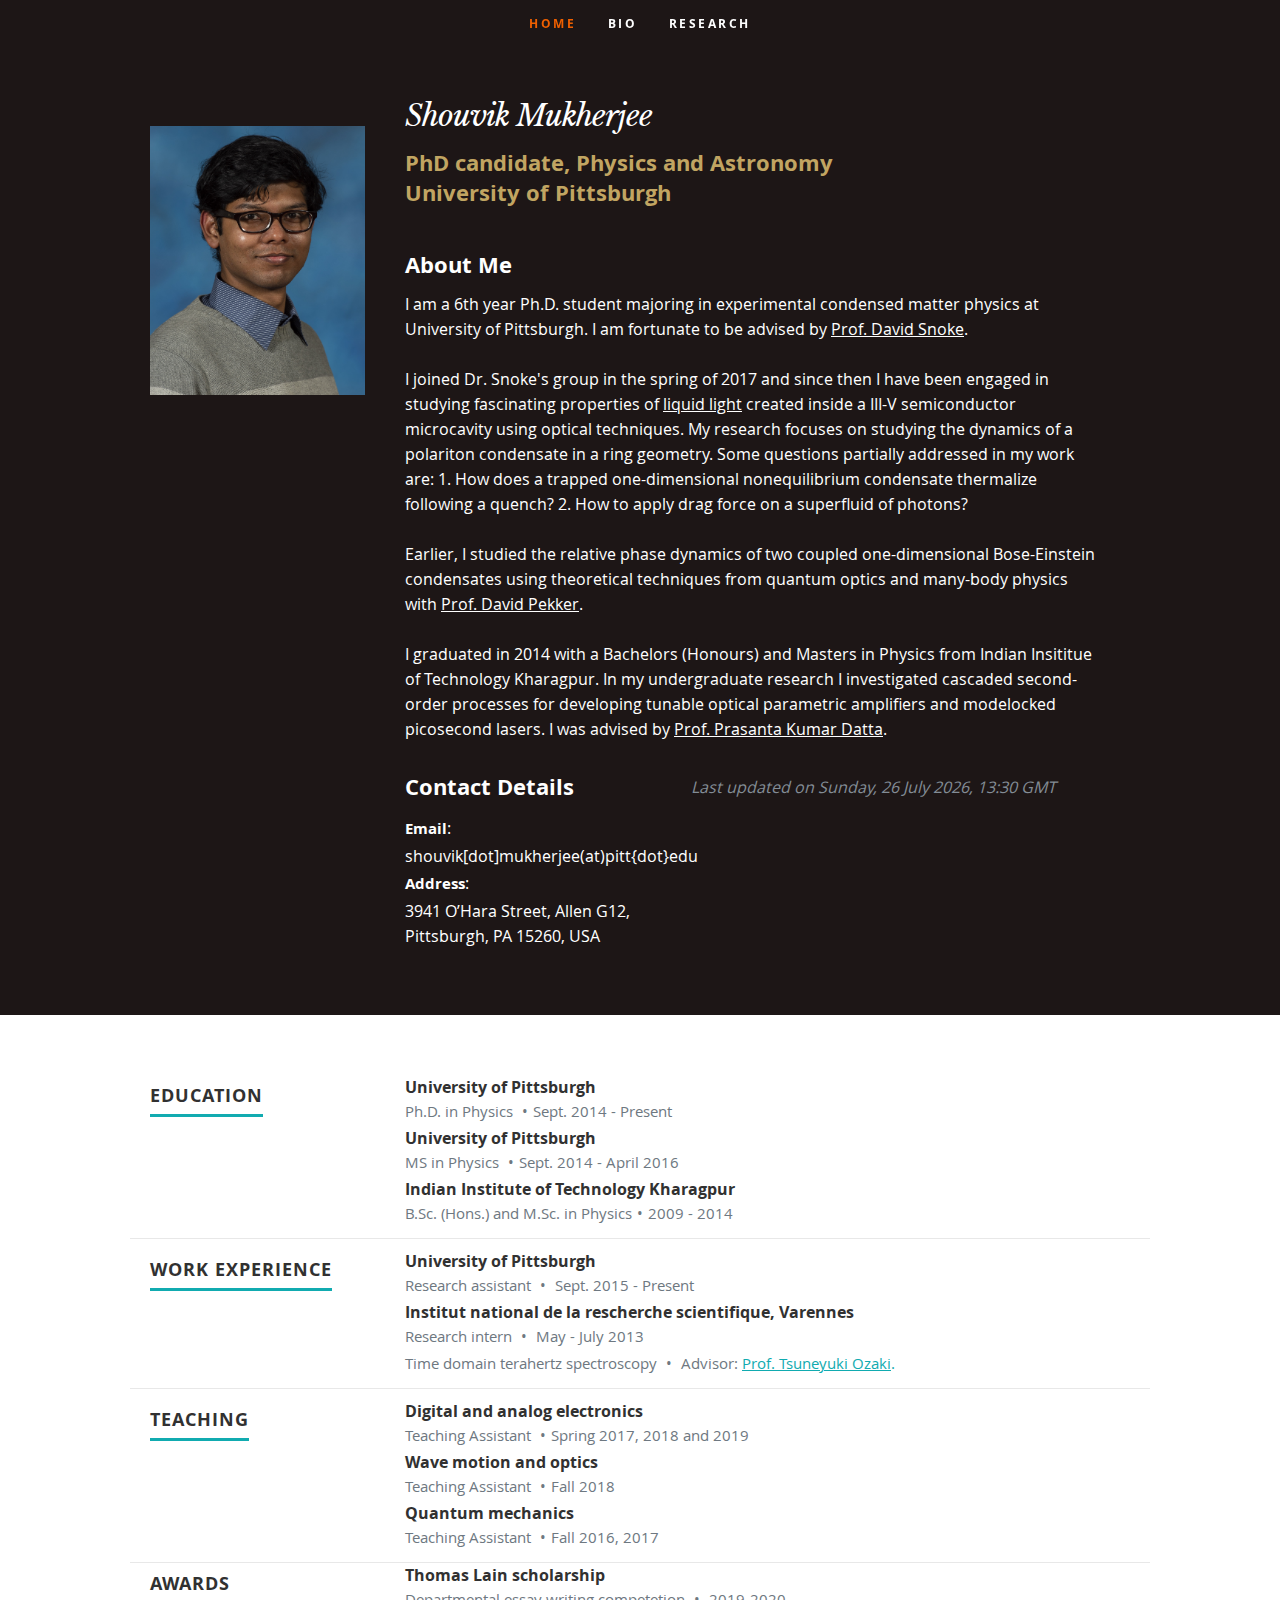
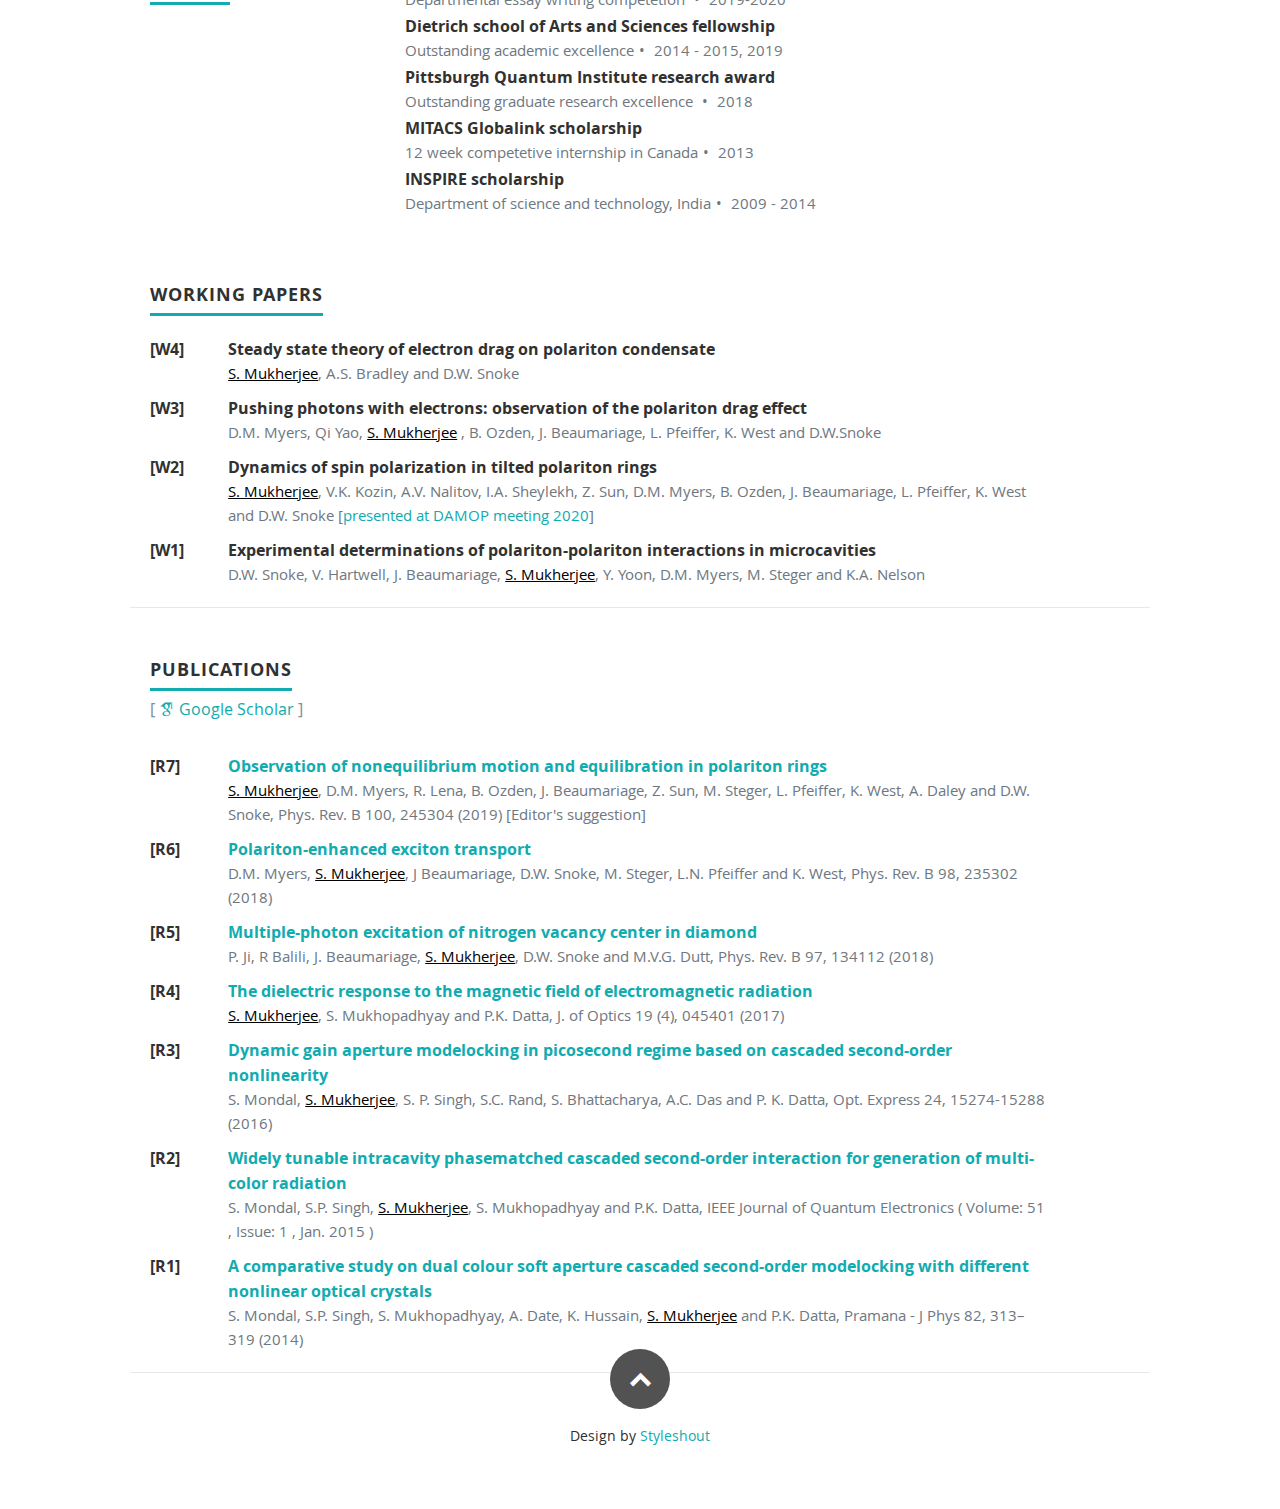
<file: index.html>
<!DOCTYPE html>
<!--[if lt IE 8 ]><html class="no-js ie ie7" lang="en"> <![endif]-->
<!--[if IE 8 ]><html class="no-js ie ie8" lang="en"> <![endif]-->
<!--[if (gte IE 8)|!(IE)]><!--><html class="no-js" lang="en"> <!--<![endif]-->
<head>

   <!--- Basic Page Needs
   ================================================== -->
   <meta charset="utf-8">
	<title>Shouvik Mukherjee @ Upitt  </title>
	<!--<meta name="ROBOTS" content="NOINDEX, NOFOLLOW"> 
	<meta name="description" content="">
	<meta name="author" content="">-->

   <!-- Mobile Specific Metas
   ================================================== -->
	<meta name="viewport" content="width=device-width, initial-scale=1, maximum-scale=1">

	<!-- CSS
    ================================================== -->
   <link rel="stylesheet" href="css/default.css"/>
   <link rel="stylesheet" href="css/layout.css"/>
   <link rel="stylesheet" href="css/media-queries.css"/>
   <link rel="stylesheet" href="css/magnific-popup.css"/>
   <link rel="stylesheet" href="css/academicons.min.css"/>

   <!-- Script
   ================================================== -->
	<script src="js/modernizr.js"></script>
	<script>
	  (function(i,s,o,g,r,a,m){i['GoogleAnalyticsObject']=r;i[r]=i[r]||function(){
	  (i[r].q=i[r].q||[]).push(arguments)},i[r].l=1*new Date();a=s.createElement(o),
	  m=s.getElementsByTagName(o)[0];a.async=1;a.src=g;m.parentNode.insertBefore(a,m)
	  })(window,document,'script','https://www.google-analytics.com/analytics.js','ga');

	  ga('create', 'UA-105631264-1', 'auto');
	  ga('send', 'pageview');
    </script>
<!-- Global site tag (gtag.js) - Google Analytics -->
<script async src="https://www.googletagmanager.com/gtag/js?id=G-8M2DJ91XGL"></script>
<script>
  window.dataLayer = window.dataLayer || [];
  function gtag(){dataLayer.push(arguments);}
  gtag('js', new Date());

  gtag('config', 'G-8M2DJ91XGL');
</script>

   <!-- Favicons
	================================================== -->
	<!--<link rel="shortcut icon" href="favicon.png" > -->

</head>

<body>

   <!-- About Section
   ================================================== -->

   <nav id="nav-wrap">
      <a class="mobile-btn" href="#nav-wrap" title="Show navigation">Show navigation</a>
	  <a class="mobile-btn" href="#" title="Hide navigation">Hide navigation</a>
	  <ul id="nav" class="nav">
         <li><a class="smoothscroll" href="#about">Home</a></li>
	     <li><a class="smoothscroll" href="#resume">Bio</a></li>
		 <li><a class="smoothscroll" href="#research">Research</a></li>
          <!--<li><a class="smoothscroll" href="#travel">Photography</a></li>
         <!--<li><a class="smoothscroll" href="#contact">Contact</a></li>-->
      </ul> <!-- end #nav -->
   </nav>

   <section id="about">

      <div class="row">

         <div class="three columns">

             <br/> 
            <img src="images/mukherjee.jpg"/>

         </div>

         <div class="nine columns main-col">

			<h1><span class="name">Shouvik Mukherjee</h1>
			
			<h2><span class="cmuyellow">PhD candidate, Physics and Astronomy </span><br/><span class="cmuyellow">University of Pittsburgh</span></h2> <br/>

            <h2>About Me</h2>

            <p>
                I am a 6th year Ph.D. student majoring in experimental condensed matter physics at University of Pittsburgh. I am fortunate to be advised by <a href="https://www.physicsandastronomy.pitt.edu/people/david-w-snoke"><u>Prof. David Snoke</u>.</a><br/><br>
                
                I joined Dr. Snoke's group in the spring of 2017 and since then I have been engaged in studying fascinating properties of <a href="https://journals.aps.org/rmp/abstract/10.1103/RevModPhys.85.299"><u>liquid light</u></a> created inside a III-V semiconductor microcavity using optical techniques. My research focuses on studying the dynamics of a polariton condensate in a ring geometry. Some questions partially addressed in my work are: 1. How
                does a trapped one-dimensional nonequilibrium condensate thermalize following a quench? 2. How to apply drag force on
                a superfluid of photons? <br/><br>
                
                Earlier, I studied the relative phase dynamics of two coupled one-dimensional Bose-Einstein condensates using theoretical techniques from quantum optics and many-body physics with <a href="https://www.physicsandastronomy.pitt.edu/people/david-pekker"><u>Prof. David Pekker</u>.</a><br/><br>
                        
                I graduated in 2014 with a Bachelors (Honours) and Masters in Physics from Indian Insititue of Technology Kharagpur. In my undergraduate research I investigated cascaded second-order processes for developing tunable optical parametric amplifiers and modelocked picosecond lasers. I was advised by <a href="http://www1.iitkgp.ac.in/fac-profiles/showprofile.php?empcode=bbmcZ&depts_name=MP"><u>Prof. Prasanta Kumar Datta</u>.</a>                
                
            </p>
            <div class="row">

               <div class="columns contact-details">

                  <h2>Contact Details</h2>
                  <p class="address">
                  <b>Email</b>: shouvik[dot]mukherjee(at)pitt{dot}edu <br/>
				  <b>Address</b>: <br/> 3941 O’Hara Street, Allen G12, 
                      Pittsburgh, PA 15260, USA</p>

               </div>

              <!-- <div class="columns download">
                 <a href="resources/ResumeMacha.pdf" class="button"><i class="fa fa-download"></i> Resume (June 2020) </a>
                 <ul class="social">
				    <li><a href="https://www.facebook.com/meghanathmy"><i class="fa fa-facebook"></i></a></li>
					<li><a href="https://www.linkedin.com/in/meghanathmacha/"><i class="fa fa-linkedin"></i></a></li>
					<li><a href="https://scholar.google.co.in/citations?user=XNzyEd0AAAAJ&hl=en"><i class="ai ai-google-scholar"></i></a></li>
					<li><a href="https://github.com/meghanathmacha/"><i class="fa fa-github"></i></a></li>
				  </ul>
               </div>
            </div> <!-- end row -->
		    <!--<h2><span class="news">What's New</span></h2>
			<ul>
			    <li>(Aug 2015) I graduated first in College of Engineering at Seoul National University</li>
				<li>(Jan 2015) I won Gold (1st in Computer Science) at 21th Samsung Humantech Paper Awards</li>
				<li>(Dec 2014) My paper "BEAR: Block Elimination Approach for Random Walk with Restart on Large Graphs" with Jinhong Jung, Lee Sael, and U Kang has been accepted to SIGMOD 2015</li>
		    </ul> -->
                <script language="javascript"> 
months = ['January', 'Febraury', 'March', 'April', 'May', 'June', 'July', 'August', 'September', 'October', 'November', 'December']; 
var d=new Date();
var weekday=new Array(7);
weekday[0]="Sunday";
weekday[1]="Monday";
weekday[2]="Tuesday";
weekday[3]="Wednesday";
weekday[4]="Thursday";
weekday[5]="Friday";
weekday[6]="Saturday";

var d = new Date();
(d.getFullYear());


var theDate = new Date(document.lastModified); 
theDate.setTime((theDate.getTime()+(60*60)) ) 
with (theDate) { 
document.write("<i>Last updated on "+weekday[getDay()]+', '+getDate()+' '+months[getMonth()]+' '+d.getFullYear()+', '+getHours()+':'+getMinutes()+" GMT</i>") 
} 
</script> 

         </div> <!-- end .main-col -->

      </div>

   </section> <!-- About Section End-->


   <!-- Resume Section
   ================================================== -->
   <section id="resume">

      <div class="row education">

         <div class="three columns header-col">
            <h1><span>Education</span></h1>
         </div>

         <div class="nine columns main-col">

            <div class="row item">

               <div class="twelve columns">

                  <h5>University of Pittsburgh</h5>
                  <p class="info">Ph.D. in Physics
				  <span>&bull;</span><em class="date">Sept. 2014 - Present</em>
				  </p>

               </div>

            </div> <!-- item end -->
             
             <div class="row item">

               <div class="twelve columns">

                  <h5>University of Pittsburgh</h5>
                  <p class="info">MS in Physics
				  <span>&bull;</span><em class="date">Sept. 2014 - April 2016</em>
				  </p>

               </div>

            </div> <!-- item end -->


            <div class="row item">

               <div class="twelve columns">

                  <h5>Indian Institute of Technology Kharagpur</h5>
                  <p class="info">B.Sc. (Hons.) and M.Sc. in Physics<span>&bull;</span><em class="date">2009 - 2014</em><br/>

               </div>

            </div> <!-- item end -->

         </div> <!-- main-col end -->

      </div> <!-- End Education -->

      <div class="row work">

         <div class="three columns header-col">
            <h1><span>Work Experience</span></h1><!--<a href="https://www.linkedin.com/in/kijungshin">[<i class="fa fa-linkedin"></i> LinkedIn]--></a>
         </div>

         <div class="nine columns main-col">

		<div class="row item">

               <div class="twelve columns">

                  <h5>University of Pittsburgh</h5>
                  <p class="info">Research assistant <span>&bull;</span> <em class="date">Sept. 2015 - Present</em></p>

               </div>

            </div> <!-- item end -->

            <div class="row item">

               <div class="twelve columns">

                  <h5>Institut national de la rescherche scientifique, Varennes </h5>
                  <p class="info">Research intern <span>&bull;</span> <em class="date">May - July 2013 </em></p>
                   <p class="info">Time domain terahertz spectroscopy <span>&bull;</span> <em class="date">Advisor: <a href="http://www.inrs.ca/tsuneyuki-ozaki"><u>Prof. Tsuneyuki Ozaki</u>.</a></em></p>

               </div>

           
            

          

            </div> <!-- item end -->


         </div> <!-- main-col end -->

      </div> <!-- End Work -->
     <div class="row work">

         <div class="three columns header-col">
            <h1><span>Teaching</span></h1>
         </div>

         <div class="nine columns main-col">
            <div class="row item">

               <div class="twelve columns">

                  <h5>Digital and analog electronics</h5>
                  <p class="info"> Teaching Assistant
				  <span>&bull;</span><em class="date">Spring 2017, 2018 and 2019 </em>
				  </p>

               </div>

            </div> <!-- item end -->

            <div class="row item">

               <div class="twelve columns">

                  <h5>Wave motion and optics</h5>
                  <p class="info"> Teaching Assistant
				  <span>&bull;</span><em class="date">Fall 2018</em>
				  </p>

               </div>

            </div> <!-- item end -->
             
             <div class="row item">

               <div class="twelve columns">

                  <h5>Quantum mechanics</h5>
                  <p class="info"> Teaching Assistant
				  <span>&bull;</span><em class="date">Fall 2016, 2017</em>
				  </p>

               </div>

            </div> <!-- item end -->

           

         </div> <!-- main-col end -->

      </div> <!-- End Education --> 
	  
      <div class="row awards">

         <div class="three columns header-col">
            <h1><span>Awards</span></h1>
         </div>

         <div class="nine columns main-col">
			<div class="row item">

               <div class="twelve columns">

                  <h5>Thomas Lain scholarship</h5>
                  <p class="info">Departmental essay writing competetion <span>&bull;</span> <em class="date">2019-2020</em></p>

               </div>

            </div> <!-- item end -->

			<div class="row item">

               <div class="twelve columns">

                  <h5>Dietrich school of Arts and Sciences fellowship</h5>
                  <p class="info">Outstanding academic excellence<span>&bull;</span> <em class="date">2014 - 2015, 2019</em></p>

               </div>

            </div> <!-- item end -->
            
           <div class="row item">

               <div class="twelve columns">

                  <h5>Pittsburgh Quantum Institute research award</h5>
                  <p class="info">Outstanding graduate research excellence <span>&bull;</span> <em class="date">2018</em></p>

               </div>

            </div> <!-- item end -->
            

            <div class="row item">

               <div class="twelve columns">

                  <h5>MITACS Globalink scholarship</h5>
                  <p class="info"> 12 week competetive internship in Canada<span>&bull;</span> <em class="date"> 2013</em></p>

               </div>

            </div> <!-- item end -->

            <div class="row item">

               <div class="twelve columns">

                  <h5>INSPIRE scholarship</h5>
                  <p class="info">Department of science and technology, India<span>&bull;</span> <em class="date">2009 - 2014</em></p>

               </div>

            </div> <!-- item end -->
		 

         </div> <!-- main-col end -->
 
      </div> <!-- End Work -->

	  </section> <!-- Resume Section End-->


   <section id="research">
       
    <div class="row publications">

         <div class="twelve columns main-col">

		 <p ><h1><span>Working Papers</span></h1></p>
		 

        <div class="row item">
			
			<div class="one column">
				<h5> [W4] </h5>
			</div>
			
			<div class="eleven columns" style="margin-bottom: 8px;">

                <h5>Steady state theory of electron drag on polariton condensate</h5> 
                 <p class="info"><em class="author">S. Mukherjee</em>, A.S. Bradley and D.W. Snoke 
				  
				  </p>
				  
            </div>

			
		</div> <!-- main-col end -->    

         <div class="row item">
			
			<div class="one column">
				<h5> [W3] </h5>
			</div>
			
			<div class="eleven columns" style="margin-bottom: 8px;">

                <h5>Pushing photons with electrons: observation of the polariton drag effect </h5> 
                 <p class="info">D.M. Myers, Qi Yao, <em class="author">S. Mukherjee</em> , B. Ozden, J. Beaumariage, L. Pfeiffer, K. West and D.W.Snoke  
			
				  </p>
				  
            </div>

			
		</div> <!-- main-col end -->    
       
       		<div class="row item">
			
			<div class="one column">
				<h5> [W2] </h5>
			</div>
			
			<div class="eleven columns" style="margin-bottom: 8px;">

                  <h5>Dynamics of spin polarization in tilted polariton rings </h5>
                <p class="info"><em class="author">S. Mukherjee</em>, V.K. Kozin, A.V. Nalitov, I.A. Sheylekh, Z. Sun, D.M. Myers, B. Ozden, J. Beaumariage, L. Pfeiffer, K. West and D.W. Snoke [<A HREF="https://meetings.aps.org/Meeting/DAMOP20/Session/S02.5">presented at DAMOP meeting 2020</A>]
				  </p>
				  
            </div>

         </div> <!-- item end -->	
        <div class="row item">
			
			<div class="one column">
				<h5> [W1] </h5>
			</div>
			
			<div class="eleven columns" style="margin-bottom: 8px;">

                <h5>Experimental determinations of polariton-polariton interactions in microcavities  </h5> 
                <p class="info"> D.W. Snoke, V. Hartwell, J. Beaumariage, <em class="author">S. Mukherjee</em>, Y. Yoon, D.M. Myers, M. Steger and K.A. Nelson   </p>
                     
				  
            </div>

			
		</div> <!-- main-col end -->

      </div> <!-- End Publications -->
       
    </div>
       

      <div class="row publications">

         <div class="twelve columns main-col">

		 <p><h1><span>Publications</span></h1>
		 [ <A HREF="https://scholar.google.com/citations?user=ZBENAyUAAAAJ&hl=en"><i class="ai ai-google-scholar"></i>   Google Scholar</A>  ]
		 </p>


		<!--<h4>Preprints </h4>

		<div class="row item">
			
			<div class="one column">
				<h5> [P1] </h5>
			</div>
			
			<div class="eleven columns">

                  <h5>DiSLR: Distributed Sampling with Limited Redundancy For Triangle Counting in Graph Streams.</h5>
                  <p class="info"><em class="author">Kijung Shin</em>, Euiwoong Lee, Jinoh Oh, Mohammad Hammoud, and Christos Faloutsos<br/> 
				  <A HREF="https://arxiv.org/abs/1802.04249">[arxiv]</A> <br/> 
				  </p>
				  
            </div>

         </div>--> <!-- item end -->



		 <!-- <div class="row item">
			
			<div class="one column">
				<h5> [O4] </h5>
			</div>
			
			<div class="eleven columns">

                  <h5>Mining Large Dynamic Graphs and Tensors</h5>
                  <p class="info"><em class="author">Kijung Shin</em><br/> 
				  Thesis Proposal, Computer Science Department, Carnegie Mellon University, 2018 <br/>
				  [paper | slides [PDF] | video | www (code and datasets)]<br/> 
				  </p>
				  
            </div>

         </div> --> <!-- item end -->  
         <div class="row item">
			
			<div class="one column">
				<h5> [R7] </h5>
			</div>
			
			<div class="eleven columns" style="margin-bottom: 8px;">

                <h5><A HREF="https://journals.aps.org/prb/abstract/10.1103/PhysRevB.100.245304"> Observation of nonequilibrium motion and equilibration in polariton rings </A></h5> 
                <p class="info"><em class="author">S. Mukherjee</em>, D.M. Myers, R. Lena, B. Ozden, J. Beaumariage, Z. Sun, M. Steger, L. Pfeiffer, K. West, A. Daley and D.W. Snoke, Phys. Rev. B 100, 245304 (2019) [Editor's suggestion]<br/></p>  
				  
				  
            </div>

			
		</div> <!-- main-col end -->         

          
		<div class="row item">
			
			<div class="one column">
				<h5> [R6] </h5>
			</div>
			
			<div class="eleven columns" style="margin-bottom: 8px;">

                  <h5><A HREF="https://journals.aps.org/prb/abstract/10.1103/PhysRevB.98.235302">Polariton-enhanced exciton transport</A></h5>
                  <p class="info">D.M. Myers, <em class="author">S. Mukherjee</em>, J Beaumariage, D.W. Snoke, M. Steger, L.N. Pfeiffer and K. West, Phys. Rev. B 98, 235302 (2018) 
				 
				  </p>
				  
            </div>

         </div> <!-- item end -->	
          
		<div class="row item">
			
			<div class="one column">
				<h5> [R5] </h5>
			</div>
			
			<div class="eleven columns" style="margin-bottom: 8px;">

                <h5><A = HREF="https://journals.aps.org/prb/abstract/10.1103/PhysRevB.97.134112">Multiple-photon excitation of nitrogen vacancy center in diamond</A></h5>
                  <p class="info">P. Ji, R Balili, J. Beaumariage, <em class="author">S. Mukherjee</em>, D.W. Snoke and M.V.G. Dutt, Phys. Rev. B 97, 134112 (2018) 
				 
				  </p>
				  
            </div>

         </div> <!-- item end -->
             
		 <div class="row item">
			
			<div class="one column">
				<h5> [R4] </h5>
			</div>
			
			<div class="eleven columns" style="margin-bottom: 8px;">

                <h5><A HREF="https://iopscience.iop.org/article/10.1088/2040-8986/aa60e1/meta">The dielectric response to the magnetic field of electromagnetic radiation</A></h5>
                  <p class="info"><em class="author">S. Mukherjee</em>, S. Mukhopadhyay and P.K. Datta, J. of Optics 19 (4), 045401 (2017)
			
				  </p>
				  
            </div>

         </div> <!-- item end -->
    <div class="row item">

			<div class="one column">
				<h5> [R3] </h5>
			</div>
			
			<div class="eleven columns" style="margin-bottom: 8px;">

                  <h5><A HREF = "https://www.osapublishing.org/oe/abstract.cfm?uri=oe-24-14-15274
                      ">Dynamic gain aperture modelocking in picosecond regime based on cascaded second-order nonlinearity</A></h5>
                  <p class="info">S. Mondal, <em class="author">S. Mukherjee</em>, S. P. Singh, S.C. Rand, S. Bhattacharya, A.C. Das and P. K. Datta, Opt. Express 24, 15274-15288 (2016) 
				  </p>
				  
            </div>

         </div> <!-- item end -->
          


		 <div class="row item">
			
			<div class="one column">
				<h5> [R2] </h5>
			</div>
			
			<div class="eleven columns" style="margin-bottom: 8px;">

                  <h5><A HREF = "https://ieeexplore.ieee.org/abstract/document/6975013
                      ">Widely tunable intracavity phasematched cascaded second-order interaction for generation of multi-color radiation</A></h5>
                  <p class="info">S. Mondal, S.P. Singh, <em class="author">S. Mukherjee</em>, S. Mukhopadhyay and P.K. Datta, IEEE Journal of Quantum Electronics ( Volume: 51 , Issue: 1 , Jan. 2015 ) 
				  </p>
				  
            </div>
			

         </div> <!-- item end -->


		<div class="row item">
		
			<div class="one column">
				<h5> [R1] </h5>
			</div>
			<div class="eleven columns" style="margin-bottom: 8px;">
                  <h5><A HREF ="https://link.springer.com/article/10.1007/s12043-014-0683-z
                      ">A comparative study on dual colour soft aperture cascaded second-order modelocking with different nonlinear optical crystals</A></h5>
                  <p class="info">S. Mondal, S.P. Singh, S. Mukhopadhyay, A. Date, K. Hussain, <em class="author">S. Mukherjee</em> and P.K. Datta, Pramana - J Phys 82, 313–319 (2014)
				
				  </p>
            </div>

         </div> <!-- item end -->



      </div> <!-- End Publications -->
       
       </div>

    
     

	



                         
  


   <footer>

      <div class="row">

         <div class="twelve columns">

            <!-- <ul class="social-links">
               <li><a href="#"><i class="fa fa-facebook"></i></a></li>
               <li><a href="#"><i class="fa fa-twitter"></i></a></li>
               <li><a href="#"><i class="fa fa-google-plus"></i></a></li>
               <li><a href="#"><i class="fa fa-linkedin"></i></a></li>
               <li><a href="#"><i class="fa fa-instagram"></i></a></li>
               <li><a href="#"><i class="fa fa-dribbble"></i></a></li>
               <li><a href="#"><i class="fa fa-skype"></i></a></li>
            </ul> -->

            <ul class="copyright">
               <li>Design by <a title="Styleshout" href="http://www.styleshout.com/">Styleshout</a>
            </ul>
             
             

         </div>

         <div id="go-top"><a class="smoothscroll" title="Back to Top" href="#about"><i class="icon-up-open"></i></a></div>

      </div>

   </footer> <!-- Footer End-->

   <!-- Java Script
   ================================================== -->
   <script src="https://ajax.googleapis.com/ajax/libs/jquery/1.10.2/jquery.min.js"></script>
   <script>window.jQuery || document.write('<script src="js/jquery-1.10.2.min.js"><\/script>')</script>
   <script type="text/javascript" src="js/jquery-migrate-1.2.1.min.js"></script>

   <script src="js/jquery.flexslider.js"></script>
   <script src="js/waypoints.js"></script>
   <script src="js/jquery.fittext.js"></script>
   <script src="js/magnific-popup.js"></script>
   <script src="js/init.js"></script>

</body>

</html>
</file>
<file: css/default.css>
/*
=====================================================================
*   Ceevee v1.0 Default Stylesheet
*   url: styleshout.com
*   03-17-2014
=====================================================================

TOC:
a. Webfonts and Icon fonts
b. Reset
c. Default Styles
   1. Basic
   2. Typography
   3. Links
   4. Images
   5. Buttons
   6. Forms
d. Grid
e. Others
   1. Clearing
   2. Misc

=====================================================================  */

/* ------------------------------------------------------------------ */
/* a. Webfonts and Icon fonts
 ------------------------------------------------------------------ */

@import url("fonts.css");
@import url("fontello/css/fontello.css");
@import url("font-awesome/css/font-awesome.min.css");

/* ------------------------------------------------------------------
/* b. Reset
      Adapted from:
      Normalize.css - https://github.com/necolas/normalize.css/
      HTML5 Doctor Reset - html5doctor.com/html-5-reset-stylesheet/
/* ------------------------------------------------------------------ */

html, body, div, span, object, iframe,
h1, h2, h3, h4, h5, h6, p, blockquote, pre,
abbr, address, cite, code,
del, dfn, em, img, ins, kbd, q, samp,
small, strong, sub, sup, var,
b, i,
dl, dt, dd, ol, ul, li,
fieldset, form, label, legend,
table, caption, tbody, tfoot, thead, tr, th, td,
article, aside, canvas, details, figcaption, figure,
footer, header, hgroup, menu, nav, section, summary,
time, mark, audio, video {
   margin: 0;
   padding: 0;
   border: 0;
   outline: 0;
   font-size: 100%;
   vertical-align: baseline;
   background: transparent;
}

article,aside,details,figcaption,figure,
footer,header,hgroup,menu,nav,section {
   display: block;
}

audio,
canvas,
video {
   display: inline-block;
}

audio:not([controls]) {
   display: none;
   height: 0;
}

[hidden] { display: none; }

code, kbd, pre, samp {
   font-family: monospace, serif;
   font-size: 1em;
}

pre {
   white-space: pre;
   white-space: pre-wrap;
   word-wrap: break-word;
}

blockquote, q { quotes: &#8220 &#8220; }

blockquote:before, blockquote:after,
q:before, q:after {
   content: '';
   content: none;
}

ins {
   background-color: #ff9;
   color: #000;
   text-decoration: none;
}

mark {
   background-color: #A7F4F6;
   color: #555;
}

del { text-decoration: line-through; }

abbr[title], dfn[title] {
   border-bottom: 1px dotted;
   cursor: help;
}

table {
   border-collapse: collapse;
   border-spacing: 0;
}


/* ------------------------------------------------------------------ */
/* c. Default and Basic Styles
      Adapted from:
      Skeleton CSS Framework - http://www.getskeleton.com/
      Typeplate Typographic Starter Kit - http://typeplate.com/
/* ------------------------------------------------------------------ */

/*  1. Basic  ------------------------------------------------------- */

*,
*:before,
*:after {
   -moz-box-sizing: border-box;
   -webkit-box-sizing: border-box;
   box-sizing: border-box;
}

html {
   font-size: 62.5%;
   -webkit-font-smoothing: antialiased;
}

body {
   background: #fff;
   font-family: 'opensans-regular', sans-serif;
   font-weight: normal;
   font-size: 16px;
   line-height: 30px;
	color: #838C95;

   -webkit-font-smoothing: antialiased; /* Fix for webkit rendering */
	-webkit-text-size-adjust: 100%;
}

/*  2. Typography
       Vertical rhythm with leading derived from 6
--------------------------------------------------------------------- */

h1, h2, h3, h4, h5, h6 {
   color: #313131;
	font-family: 'opensans-bold', sans-serif;
   font-weight: normal;
}
h1 a, h2 a, h3 a, h4 a, h5 a, h6 a { font-weight: inherit; }
h1 { font-size: 38px; line-height: 42px; margin-bottom: 12px; letter-spacing: -1px; }
h2 { font-size: 28px; line-height: 36px; margin-bottom: 6px; }
h3 { font-size: 22px; line-height: 30px; margin-bottom: 12px; }
h4 { font-size: 20px; line-height: 30px; margin-bottom: 6px; }
h5 { font-size: 18px; line-height: 30px; margin-bottom: -4px; }
h6 { font-size: 14px; line-height: 30px; }
.subheader { }

p { margin: 0 0 30px 0; }
p img { margin: 0; }
p.lead {
   font: 19px/36px 'opensans-light', sans-serif;
   margin-bottom: 18px;
}

/* for 'em' and 'strong' tags, font-size and line-height should be same with
the body tag due to rendering problems in some browsers */
em { font: 15px/30px 'opensans-italic', sans-serif; }
strong, b { font: 15px/30px 'opensans-bold', sans-serif; }
small { font-size: 11px; line-height: inherit; }

/*	Blockquotes */
blockquote {
   margin: 30px 0px;
   padding-left: 40px;
   position: relative;
}
blockquote:before {
   content: "\201C";
   opacity: 0.45;
   font-size: 80px;
   line-height: 0px;
   margin: 0;
   font-family: arial, sans-serif;

   position: absolute;
   top:  30px;
	left: 0;
}
blockquote p {
   font-family: 'librebaskerville-italic', serif;
   padding: 0;
   font-size: 18px;
   line-height: 36px;
}
blockquote cite {
   display: block;
   font-size: 12px;
   font-style: normal;
   line-height: 18px;
}
blockquote cite:before { content: "\2014 \0020"; }
blockquote cite a,
blockquote cite a:visited { color: #8B9798; border: none }

/* ---------------------------------------------------------------------
/*  Pull Quotes Markup
/*
    <aside class="pull-quote">
		<blockquote>
			<p></p>
		</blockquote>
	 </aside>
/*
/* --------------------------------------------------------------------- */
.pull-quote {
   position: relative;
	padding: 18px 30px 18px 0px;
}
.pull-quote:before,
.pull-quote:after {
	height: 1em;
	opacity: 0.45;
	position: absolute;
	font-size: 80px;
   font-family: Arial, Sans-Serif;
}
.pull-quote:before {
	content: "\201C";
	top:  33px;
	left: 0;
}
.pull-quote:after {
	content: '\201D';
	bottom: -33px;
	right: 0;
}
.pull-quote blockquote {
   margin: 0;
}
.pull-quote blockquote:before {
   content: none;
}

/* Abbreviations */
abbr {
   font-family: 'opensans-bold', sans-serif;
	font-variant: small-caps;
	text-transform: lowercase;
   letter-spacing: .5px;
	color: gray;
}
abbr:hover { cursor: help; }

/* drop cap */
.drop-cap:first-letter {
	float: left;
	margin: 0;
	padding: 14px 6px 0 0;
	font-size: 84px;
	font-family: /* Copperplate */ 'opensans-bold', sans-serif;
   line-height: 60px;
	text-indent: 0;
	background: transparent;
	color: inherit;
}

hr { border: solid #E3E3E3; border-width: 1px 0 0; clear: both; margin: 11px 0 30px; height: 0; }


/*  3. Links  ------------------------------------------------------- */

a, a:visited {
   text-decoration: none;
   outline: 0;
   color: #11ABB0;

   -webkit-transition: color .3s ease-in-out;
   -moz-transition: color .3s ease-in-out;
   -o-transition: color .3s ease-in-out;
   transition: color .3s ease-in-out;
}
a:hover, a:focus { color: #313131; }
p a, p a:visited { line-height: inherit; }


/*  4. List  --------------------------------------------------------- */

ul, ol { margin-bottom: 24px; margin-top: 12px; }
ul { list-style: none outside; }
ol { list-style: decimal; }
ol, ul.square, ul.circle, ul.disc { margin-left: 30px; }
ul.square { list-style: square outside; }
ul.circle { list-style: circle outside; }
ul.disc { list-style: disc outside; }
ul ul, ul ol,
ol ol, ol ul { margin: 6px 0 6px 30px; }
ul ul li, ul ol li,
ol ol li, ol ul li { margin-bottom: 6px; }
li { line-height: 18px; margin-bottom: 12px; }
ul.large li { }
li p { }

/* ---------------------------------------------------------------------
/*  Stats Tab Markup

    <ul class="stats-tabs">
		<li><a href="#">[value]<b>[name]</b></a></li>
	 </ul>

    Extend this object into your markup.
/*
/* --------------------------------------------------------------------- */
.stats-tabs {
   padding: 0;
   margin: 24px 0;
}
.stats-tabs li {
	display: inline-block;
	margin: 0 10px 18px 0;
	padding: 0 10px 0 0;
	border-right: 1px solid #ccc;
}
.stats-tabs li:last-child {
	margin: 0;
	padding: 0;
	border: none;
}
.stats-tabs li a {
	display: inline-block;
	font-size: 22px;
	font-family: 'opensans-bold', sans-serif;
   border: none;
   color: #313131;
}
.stats-tabs li a:hover {
   color:#11ABB0;
}
.stats-tabs li a b {
	display: block;
	margin: 6px 0 0 0;
	font-size: 13px;
	font-family: 'opensans-regular', sans-serif;
   color: #8B9798;
}

/* definition list */
dl { margin: 12px 0; }
dt { margin: 0; color:#11ABB0; }
dd { margin: 0 0 0 20px; }

/* Lining Definition Style Markup */
.lining dt,
.lining dd {
	display: inline;
	margin: 0;
}
.lining dt + dt:before,
.lining dd + dt:before {
	content: "\A";
	white-space: pre;
}
.lining dd + dd:before {
	content: ", ";
}
.lining dd:before {
	content: ": ";
	margin-left: -0.2em;
}

/* Dictionary Definition Style Markup */
.dictionary-style dt {
	display: inline;
	counter-reset: definitions;
}
.dictionary-style dt + dt:before {
	content: ", ";
	margin-left: -0.2em;
}
.dictionary-style dd {
	display: block;
	counter-increment: definitions;
}
.dictionary-style dd:before {
	content: counter(definitions, decimal) ". ";
}

/* Pagination */
.pagination {
   margin: 36px auto;
   text-align: center;
}
.pagination ul li {
   display: inline-block;
   margin: 0;
   padding: 0;
}
.pagination .page-numbers {
   font: 15px/18px 'opensans-bold', sans-serif;
   display: inline-block;
   padding: 6px 10px;
   margin-right: 3px;
   margin-bottom: 6px;
	color: #6E757C;
	background-color: #E6E8EB;

	-webkit-transition: all 200ms ease-in-out;
	-moz-transition: all 200ms ease-in-out;
	-o-transition: all 200ms ease-in-out;
	-ms-transition: all 200ms ease-in-out;
	transition: all 200ms ease-in-out;

   -moz-border-radius: 3px;
   -webkit-border-radius: 3px;
   -khtml-border-radius: 3px;
	border-radius: 3px;
}
.pagination .page-numbers:hover {
   background: #838A91;
   color: #fff;
}
.pagination .current,
.pagination .current:hover {
   background-color: #11ABB0;
   color: #fff;
}
.pagination .inactive,
.pagination .inactive:hover {
   background-color: #E6E8EB;
	color: #A9ADB2;
}
.pagination .prev, .pagination .next {}

/*  5. Images  --------------------------------------------------------- */

img {
   max-width: 100%;
   height: auto;
}

.rotate90 {
    -webkit-transform: rotate(-90deg);
    -moz-transform: rotate(-90deg);
    -o-transform: rotate(-90deg);
    -ms-transform: rotate(-90deg);
    transform: rotate(-90deg);
}
img.pull-right { margin: 12px 0px 0px 18px; }
img.pull-left { margin: 12px 18px 0px 0px; }

/*  6. Buttons  --------------------------------------------------------- */

.button,
.button:visited,
button,
input[type="submit"],
input[type="reset"],
input[type="button"] {
   font: 16px/30px 'opensans-bold', sans-serif;
   background: #11ABB0;
   display: inline-block;
	text-decoration: none;
   letter-spacing: 0;
   color: #fff;
	padding: 12px 20px;
	margin-bottom: 18px;
   border: none;
   cursor: pointer;
   height: auto;

   -webkit-transition: all .2s ease-in-out;
	-moz-transition: all .2s ease-in-out;
	-o-transition: all .2s ease-in-out;
	-ms-transition: all .2s ease-in-out;
	transition: all .2s ease-in-out;

   -moz-border-radius: 3px;
   -webkit-border-radius: 3px;
   -khtml-border-radius: 3px;
   border-radius: 3px;
}

.button:hover,
button:hover,
input[type="submit"]:hover,
input[type="reset"]:hover,
input[type="button"]:hover {
   background: #3d4145;
   color: #fff;
}

.button:active,
button:active,
input[type="submit"]:active,
input[type="reset"]:active,
input[type="button"]:active {
   background: #3d4145;
   color: #fff;
}

.button.full-width,
button.full-width,
input[type="submit"].full-width,
input[type="reset"].full-width,
input[type="button"].full-width {
	width: 100%;
	padding-left: 0 !important;
	padding-right: 0 !important;
	text-align: center;
}

/* Fix for odd Mozilla border & padding issues */
button::-moz-focus-inner,
input::-moz-focus-inner {
    border: 0;
    padding: 0;
}


/*  7. Forms  --------------------------------------------------------- */

form { margin-bottom: 24px; }
fieldset { margin-bottom: 24px; }

input[type="text"],
input[type="password"],
input[type="email"],
textarea,
select {
   display: block;
   padding: 18px 15px;
   margin: 0 0 24px 0;
   border: 0;
   outline: none;
   vertical-align: middle;
   min-width: 225px;
	max-width: 100%;
   font-size: 15px;
   line-height: 24px;
	color: #647373;
	background: #D3D9D9;

}

/* select { padding: 0;
   width: 220px;
   } */

input[type="text"]:focus,
input[type="password"]:focus,
input[type="email"]:focus,
textarea:focus {
   color: #B3B7BC;
	background-color: #3d4145;
}

textarea { min-height: 220px; }

label,
legend {
   font: 16px/24px 'opensans-bold', sans-serif;
	margin: 12px 0;
   color: #3d4145;
   display: block;
}
label span,
legend span {
	color: #8B9798;
   font: 14px/24px 'opensans-regular', sans-serif;
}

input[type="checkbox"],
input[type="radio"] {
    font-size: 15px;
    color: #737373;
}

input[type="checkbox"] { display: inline; }

/* ------------------------------------------------------------------ */
/* d. Grid
---------------------------------------------------------------------
   gutter = 40px.
/* ------------------------------------------------------------------ */

/* default
--------------------------------------------------------------- */
.row {
   width: 96%;
   max-width: 1020px;
   margin: 0 auto;
}
/* fixed width for IE8 */
.ie .row { width: 1000px ; }

.narrow .row { max-width: 980px; }

.row .row { width: auto; max-width: none; margin: 0 -20px; }

/* row clearing */
.row:before,
.row:after {
    content: " ";
    display: table;
}
.row:after {
    clear: both;
}

.column, .columns {
   position: relative;
   padding: 0 20px;
   min-height: 1px;
   float: left;
}
.column.centered, .columns.centered  {
    float: none;
    margin: 0 auto;
}

/* removed gutters */
.row.collapsed > .column,
.row.collapsed > .columns,
.column.collapsed, .columns.collapsed  { padding: 0; }

[class*="column"] + [class*="column"]:last-child { float: right; }
[class*="column"] + [class*="column"].end { float: right; }

/* column widths */
.row .one         { width: 8.33333%; }
.row .two         { width: 16.66667%; }
.row .three       { width: 25%; }
.row .four        { width: 33.33333%; }
.row .five        { width: 41.66667%; }
.row .six         { width: 50%; }
.row .seven       { width: 58.33333%; }
.row .eight       { width: 66.66667%; }
.row .nine        { width: 75%; }
.row .ten         { width: 83.33333%; }
.row .eleven      { width: 91.66667%; }
.row .twelve      { width: 100%; }
.row .thirteen      { width: 130%; }

/* Offsets */
.row .offset-1    { margin-left: 8.33333%; }
.row .offset-2    { margin-left: 16.66667%; }
.row .offset-3    { margin-left: 25%; }
.row .offset-4    { margin-left: 33.33333%; }
.row .offset-5    { margin-left: 41.66667%; }
.row .offset-6    { margin-left: 50%; }
.row .offset-7    { margin-left: 58.33333%; }
.row .offset-8    { margin-left: 66.66667%; }
.row .offset-9    { margin-left: 75%; }
.row .offset-10   { margin-left: 83.33333%; }
.row .offset-11   { margin-left: 91.66667%; }

/* Push/Pull */
.row .push-1      { left: 8.33333%; }
.row .pull-1      { right: 8.33333%; }
.row .push-2      { left: 16.66667%; 	}
.row .pull-2      { right: 16.66667%; }
.row .push-3      { left: 25%; }
.row .pull-3      { right: 25%;	}
.row .push-4      { left: 33.33333%; }
.row .pull-4      { right: 33.33333%; }
.row .push-5      { left: 41.66667%; }
.row .pull-5      { right: 41.66667%; }
.row .push-6      { left: 50%; }
.row .pull-6      { right: 50%; }
.row .push-7      { left: 58.33333%; }
.row .pull-7      { right: 58.33333%; }
.row .push-8      { left: 66.66667%; 	}
.row .pull-8      { right: 66.66667%; }
.row .push-9      { left: 75%; }
.row .pull-9      { right: 75%; }
.row .push-10     { left: 83.33333%; }
.row .pull-10     { right: 83.33333%; }
.row .push-11     { left: 91.66667%; }
.row .pull-11     { right: 91.66667%; }

/* block grids
--------------------------------------------------------------------- */
.bgrid-sixths [class*="column"]   { width: 16.66667%; }
.bgrid-quarters [class*="column"] { width: 25%; }
.bgrid-thirds [class*="column"]   { width: 33.33333%; }
.bgrid-halves [class*="column"]   { width: 50%; }

[class*="bgrid"] [class*="column"] + [class*="column"]:last-child { float: left; }

/* Left clearing for block grid columns - columns that changes width in
different screen sizes. Allows columns with different heights to align
properly.
--------------------------------------------------------------------- */
.first { clear: left; }   /* first column in default screen */
.s-first { clear: none; } /* first column in smaller screens */

/* smaller screens
--------------------------------------------------------------- */
@media only screen and (max-width: 900px) {

   /* block grids on small screens */
   .s-bgrid-sixths [class*="column"]   { width: 16.66667%; }
   .s-bgrid-quarters [class*="column"] { width: 25%; }
   .s-bgrid-thirds [class*="column"]   { width: 33.33333%; }
   .s-bgrid-halves [class*="column"]   { width: 50%; }

   /* block grids left clearing */
   .first { clear: none; }
   .s-first { clear: left; }

}

/* mobile wide/smaller tablets
--------------------------------------------------------------- */
@media only screen and (max-width: 767px) {

   .row {
	   width: 460px;
	   margin: 0 auto;
      padding: 0;
	}
   .column, .columns {
	   width: auto !important;
	   float: none;
	   margin-left: 0;
	   margin-right: 0;
      padding: 0 30px;
   }
   .row .row { width: auto; max-width: none; margin: 0 -30px; }

   [class*="column"] + [class*="column"]:last-child { float: none; }
   [class*="bgrid"] [class*="column"] + [class*="column"]:last-child { float: none; }

   /* Offsets */
   .row .offset-1    { margin-left: 0%; }
   .row .offset-2    { margin-left: 0%; }
   .row .offset-3    { margin-left: 0%; }
   .row .offset-4    { margin-left: 0%; }
   .row .offset-5    { margin-left: 0%; }
   .row .offset-6    { margin-left: 0%; }
   .row .offset-7    { margin-left: 0%; }
   .row .offset-8    { margin-left: 0%; }
   .row .offset-9    { margin-left: 0%; }
   .row .offset-10   { margin-left: 0%; }
   .row .offset-11   { margin-left: 0%; }
}

/* mobile narrow
--------------------------------------------------------------- */
@media only screen and (max-width: 460px) {

   .row { width: auto; }

}

/* larger screens
--------------------------------------------------------------- */
@media screen and (min-width: 1200px) {

   .wide .row { max-width: 1180px; }

}

/* ------------------------------------------------------------------ */
/* e. Others
/* ------------------------------------------------------------------ */

/*  1. Clearing
    (http://nicolasgallagher.com/micro-clearfix-hack/
--------------------------------------------------------------------- */

.cf:before,
.cf:after {
    content: " ";
    display: table;
}
.cf:after {
    clear: both;
}

/*  2. Misc -------------------------------------------------------- */

.remove-bottom { margin-bottom: 0 !important; }
.half-bottom { margin-bottom: 12px !important; }
.add-bottom { margin-bottom: 24px !important; }
.no-border { border: none; }

.text-center  { text-align: center !important; }
.text-left    { text-align: left !important; }
.text-right   { text-align: right !important; }
.pull-left    { float: left !important; }
.pull-right   { float: right !important; }
.align-center {
	margin-left: auto !important;
	margin-right: auto !important;
	text-align: center !important;
}
</file>
<file: css/layout.css>
/*
=====================================================================
*   Ceevee v1.0 Layout Stylesheet
*   url: styleshout.com
*   03-18-2014
=====================================================================

   TOC:
   a. General Styles
   b. Header Styles
   c. About Section
   d. Resume Section
   e. Portfolio Section
   f. Call To Action Section
   g. Testimonials Section
   h. Contact Section
   i. Footer

===================================================================== */

/* ------------------------------------------------------------------ */
/* a. General Styles
/* ------------------------------------------------------------------ */

body { 
   background: #0f0f0f; 
}

/* ------------------------------------------------------------------ */
/* b. Header Styles
/* ------------------------------------------------------------------ */

header {
   position: relative;
   height: 800px;
   min-height: 500px;
   width: 100%;
   background: #161415 url(../images/header-background.jpg) no-repeat top center;
   background-size: cover !important;
	-webkit-background-size: cover !important;
   text-align: center;
   overflow: hidden;
}

/* vertically center banner section */
header:before {
   content: '';
   display: inline-block;
   vertical-align: middle;
   height: 100%;
}
header .banner {
   display: inline-block;
   vertical-align: middle;
   margin: 0 auto;
   width: 85%;
   padding-bottom: 30px;s
   text-align: center;
}

header .banner-text { width: 100%; }
header .banner-text h1 {
   font: 90px/1.1em 'opensans-bold', sans-serif;
   color: #fff;
   letter-spacing: -2px;
   margin: 0 auto 18px auto;
   text-shadow: 0px 1px 3px rgba(0, 0, 0, .8);
}
header .banner-text h3 {
   font: 18px/1.9em 'librebaskerville-regular', serif;
   color: #A8A8A8;
   margin: 0 auto;
   width: 70%;
   text-shadow: 0px 1px 2px rgba(0, 0, 0, .5);
}
header .banner-text h3 span,
header .banner-text h3 a {
   color: #fff;
}
header .banner-text hr {
   width: 60%;
   margin: 18px auto 24px auto;
   border-color: #2F2D2E;
   border-color: rgba(150, 150, 150, .1);
}

/* header social links */
body .social {
   margin-bottom: 25px
   padding: 0;
   font-size: 25px;
   text-shadow: 0px 1px 2px rgba(0, 0, 0, .8);
}
body .social li {
   display: inline-block;
   margin: 0 15px;
   padding: 0;
}
body .social li a { color: #fff; }
body .social li a:hover { color: #11ABB0; }

/* scrolldown link */
header .scrolldown a {
   position: absolute;
   bottom: 30px;
   left: 50%;
   margin-left: -29px;
   color: #fff;
   display: block;
   height: 42px;
   width: 42px;
   font-size: 42px;
   line-height: 42px;
   color: #fff;
   border-radius: 100%;

   -webkit-transition: all .3s ease-in-out;
   -moz-transition: all .3s ease-in-out;
   -o-transition: all .3s ease-in-out;
   transition: all .3s ease-in-out;
}
header .scrolldown a:hover { color: #11ABB0; }

/* primary navigation
--------------------------------------------------------------------- */
#nav-wrap ul, #nav-wrap li, #nav-wrap a {
	 margin: 0;
	 padding: 0;
	 border: none;
	 outline: none;
}

/* nav-wrap */
#nav-wrap {
   font: 12px 'opensans-bold', sans-serif;
   width: 100%;
   text-transform: uppercase;
   letter-spacing: 2.5px;
   margin: 0 auto;
   z-index: 100;
   position: fixed;
   left: 0;
   top: 0;
}
.opaque { background-color: #0e0d0d80; }

/* hide toggle button */
#nav-wrap > a.mobile-btn { display: none; }

ul#nav {
   min-height: 48px;
   width: auto;

   /* center align the menu */
   text-align: center;
}
ul#nav li {
   position: relative;
   list-style: none;
   height: 48px;
   display: inline-block;
}

/* Links */
ul#nav li a {

/* 8px padding top + 8px padding bottom + 32px line-height = 48px */

   display: inline-block;
   padding: 8px 13px;
   line-height: 32px;
	text-decoration: none;
   text-align: left;
   color: #fff;

	-webkit-transition: color .2s ease-in-out;
	-moz-transition: color .2s ease-in-out;
	-o-transition: color .2s ease-in-out;
	-ms-transition: color .2s ease-in-out;
	transition: color .2s ease-in-out;
}

ul#nav li a:active { background-color: transparent !important; }
ul#nav li.current a { color: #F06000; }


/* ------------------------------------------------------------------ */
/* c. About Section
/* ------------------------------------------------------------------ */

#about {
   background: #1d1616;
   padding-top: 96px;
   padding-bottom: 36px;
   overflow: hidden;
}

#about a, #about a:visited  { color: #fff; }
#about a:hover, #about a:focus { color: #11ABB0; }


#about h1 {
   font: 30px/40px 'opensans', sans-serif;
   color: #fff;
   margin-bottom: 12px;
}

#about .name {
   font: 30px/40px 'librebaskerville-italic', sans-serif;
   color: #fff;
   margin-bottom: 12px;
}

#about h2 {
   font: 22px/30px 'opensans-bold', sans-serif;
   color: #fff;
   margin-bottom: 12px;
}

#about .news {
   font: 22px/30px 'opensans-bold', sans-serif;
   color: #EA5B0C;
   margin-bottom: 12px;
}

#about .cmured {
   font: 22px/30px 'opensans-bold', sans-serif;
   color: #990000;
   margin-bottom: 12px;
}

#about .cmuyellow {
   font: 22px/30px 'opensans-bold', sans-serif;
   color: #c1a562;
   margin-bottom: 12px;
}

#about p {
   line-height: 25px;
   color: #ffff;
}

#about ul {
   line-height: 25px;
   color: #9A9A9A;
}

#about li {
   line-height: 25px;
   color: #fff;
}

#about .profile-pic {
   position: relative;
   width: 160px;
   height: 120px;
   border-radius: 100%;
}
#about .contact-details { width: 41.66667%; }
#about .download {
   width: 58.33333%;
   padding-top: 6px;
}
#about .main-col { padding-right: 5%; }
#about .download .button {
   margin-top: 6px;
   background: #277ed080;
}
#about .download .button:hover {
   background: #fff;
   color: #2B2B2B;
}
#about .download .button i {
   margin-right: 15px;
   font-size: 20px;
}


/* ------------------------------------------------------------------ */
/* d. Resume Section
/* ------------------------------------------------------------------ */

#resume {
   background: #fff;

   padding-top: 50px;
   overflow: hidden;
}

#resume a, #resume a:visited  { color: #11ABB0; }
#resume a:hover, #resume a:focus { color: #313131; }

#resume h1 {
   font: 18px/24px 'opensans-bold', sans-serif;
   text-transform: uppercase;
   letter-spacing: 1px;
}
#resume h1 span {
   border-bottom: 3px solid #11ABB0;
   padding-bottom: 6px;
}
#resume h3 {
   font: 25px/30px 'opensans-bold', sans-serif;
}

#resume .header-col { padding-top: 9px; }
#resume .main-col { padding-right: 10%; }

#resume .education, .work, .awards .teaching{
   padding-bottom: 10px;
   margin-top: 10px;
   margin-bottom: 0px;
   border-bottom: 1px solid #E8E8E8;
}

#resume .info {
   font: 15px/24px 'opensans-regular', sans-serif;
   color: #6E7881;
   margin-bottom: 3px;
   margin-top: 3px;
}
#resume .info span {
   margin-right: 5px;
   margin-left: 5px;
}
#resume .date {
   font: 15px/24px 'opensans-regular', sans-serif;
   margin-top: 5px;
}

#resume h5 {
   font: 16px/25px 'opensans-bold', sans-serif;
}

/* ------------------------------------------------------------------ */
/* d. Research Section
/* ------------------------------------------------------------------ */

#research {
   background: #fff;
   margin-top: 0px;
   padding-top: 15px;
   padding-bottom: 10px;
   overflow: hidden;
}

#research a, #research a:visited  { color: #11ABB0; }
#research a:hover, #research a:focus { color: #313131; }

#research h1 {
   font: 18px/24px 'opensans-bold', sans-serif;
   text-transform: uppercase;
   letter-spacing: 1px;
}
#research h1 span {
   border-bottom: 3px solid #11ABB0;
   padding-bottom: 6px;
}
#research h3 {
   font: 25px/30px 'opensans-bold', sans-serif;
}

#research h5 {
   font: 16px/25px 'opensans-bold', sans-serif;
}

#research .header-col { padding-top: 9px; }
#research .main-col { padding-right: 10%; }

#research .publications {
   padding-bottom: 10px;
   margin-top: 20px;
   border-bottom: 1px solid #E8E8E8;
}

#research .info {
   font: 15px/24px 'opensans-regular', sans-serif;
   color: #6E7881;
   margin-bottom: 3px;
   margin-top: 3px;
}

#research .info span {
   margin-right: 5px;
   margin-left: 5px;
}
#research .author {
  font: 15px/24px 'opensans-regular', sans-serif;
  text-decoration: underline;
  color: #000000;
  margin-bottom: 3px;
  margin-top: 3px;
}

#research .conf {
  font: 15px/24px 'opensans-regular', sans-serif;
  color: #000000;
  font-weight: bold;
  margin-bottom: 3px;
  margin-top: 3px;
}

#research .award {
   font: 15px/24px 'opensans-regular', sans-serif;
   color: #FF8100;
   margin-bottom: 3px;
   margin-top: 3px;
}

/* ------------------------------------------------------------------ */
/* d. Software Section
/* ------------------------------------------------------------------ */

#software {
   background: #fff;
   font: 15px/24px 'opensans-regular', sans-serif;
   margin-top: 0px;
   padding-top: 15px;
   padding-bottom: 10px;
   overflow: hidden;
}

#software a, #software a:visited  { color: #11ABB0; }
#software a:hover, #software a:focus { color: #313131; }

#software h1 {
   font: 18px/24px 'opensans-bold', sans-serif;
   text-transform: uppercase;
   letter-spacing: 1px;
}
#software h1 span {
   border-bottom: 3px solid #11ABB0;
   padding-bottom: 6px;
}
#software h3 {
   font: 25px/30px 'opensans-bold', sans-serif;
}
#software h5 {
   font: 16px/25px 'opensans-bold', sans-serif;
}


#software .header-col { padding-top: 9px; }
#software .main-col { padding-right: 10%; }

#software .software {
   padding-bottom: 10px;
   margin-top: 20px;
   border-bottom: 1px solid #E8E8E8;
}

#software .info {
   font: 15px/24px 'opensans-regular', sans-serif;
   color: #6E7881;
   margin-bottom: 3px;
   margin-top: 3px;
}
#software .info span {
   margin-right: 5px;
   margin-left: 5px;
}

/* ------------------------------------------------------------------ */
/* d. Courses Section
/* ------------------------------------------------------------------ */

#courses {
   font: 15px/24px 'opensans-regular', sans-serif;
   background: #fff;
   margin-top: 0px;
   padding-top: 30px;
   padding-bottom: 50px;
   overflow: hidden;
}

#courses a, #courses a:visited  { color: #11ABB0; }
#courses a:hover, #courses a:focus { color: #313131; }

#courses h1 {
   font: 18px/24px 'opensans-bold', sans-serif;
   text-transform: uppercase;
   letter-spacing: 1px;
}
#courses h1 span {
   border-bottom: 3px solid #11ABB0;
   padding-bottom: 6px;
}
#courses h3 {
   font: 25px/30px 'opensans-bold', sans-serif;
}
#courses h5 {
    font: 16px/25px 'opensans-bold', sans-serif;
	display: inline;
}
#courses h6 {
    font: 16px/25px 'opensans-bold', sans-serif;
	display: inline;
}

#courses .header-col { padding-top: 9px; }
#courses .main-col { padding-right: 10%; }

#courses .publications {
   padding-bottom: 10px;
   margin-top: 20px;
   border-bottom: 1px solid #E8E8E8;
}

#courses .info {
   font: 15px/24px 'opensans-regular', sans-serif;
   color: #6E7881;
   margin-bottom: 3px;
   margin-top: 3px;
}
#courses .info span {
   margin-right: 5px;
   margin-left: 5px;
}
#courses .author {
  font: 15px/24px 'opensans-regular', sans-serif;
  text-decoration: underline;
  color: #000000;
  margin-bottom: 3px;
  margin-top: 3px;
}


/*----------------------------------------------*/
/*	Skill Bars
/*----------------------------------------------*/

.bars {
	width: 95%;
	float: left;
	padding: 0;
	text-align: left;
}
.bars .skills {
  	margin-top: 36px;
   list-style: none;
}
.bars li {
   position: relative;
  	margin-bottom: 60px;
  	background: #ccc;
  	height: 42px;
  	border-radius: 3px;
}
.bars li em {
	font: 15px 'opensans-bold', sans-serif;
   color: #313131;
	text-transform: uppercase;
   letter-spacing: 2px;
	font-weight: normal;
   position: relative;
	top: -36px;
}
.bar-expand {
   position: absolute;
   left: 0;
   top: 0;

   margin: 0;
   padding-right: 24px;
  	background: #313131;
   display: inline-block;
  	height: 42px;
   line-height: 42px;
   border-radius: 3px 0 0 3px;
}

.photoshop {
  	width: 60%;
  	-moz-animation: photoshop 2s ease;
  	-webkit-animation: photoshop 2s ease;
}
.illustrator {
  	width: 55%;
  	-moz-animation: illustrator 2s ease;
  	-webkit-animation: illustrator 2s ease;
}
.wordpress {
  	width: 50%;
  	-moz-animation: wordpress 2s ease;
  	-webkit-animation: wordpress 2s ease;
}
.css {
  	width: 90%;
  	-moz-animation: css 2s ease;
  	-webkit-animation: css 2s ease;
}
.html5 {
  	width: 80%;
  	-moz-animation: html5 2s ease;
  	-webkit-animation: html5 2s ease;
}
.jquery {
  	width: 50%;
  	-moz-animation: jquery 2s ease;
  	-webkit-animation: jquery 2s ease;
}

@-moz-keyframes photoshop {
  0%   { width: 0px;  }
  100% { width: 60%;  }
}
@-moz-keyframes illustrator {
  0%   { width: 0px;  }
  100% { width: 55%;  }
}
@-moz-keyframes wordpress {
  0%   { width: 0px;  }
  100% { width: 50%;  }
}
@-moz-keyframes css {
  0%   { width: 0px;  }
  100% { width: 90%;  }
}
@-moz-keyframes html5 {
  0%   { width: 0px;  }
  100% { width: 80%;  }
}
@-moz-keyframes jquery {
  0%   { width: 0px;  }
  100% { width: 50%;  }
}

@-webkit-keyframes photoshop {
  0%   { width: 0px;  }
  100% { width: 60%;  }
}
@-webkit-keyframes illustrator {
  0%   { width: 0px;  }
  100% { width: 55%;  }
}
@-webkit-keyframes wordpress {
  0%   { width: 0px;  }
  100% { width: 50%;  }
}
@-webkit-keyframes css {
  0%   { width: 0px;  }
  100% { width: 90%;  }
}
@-webkit-keyframes html5 {
  0%   { width: 0px;  }
  100% { width: 80%;  }
}
@-webkit-keyframes jquery {
  0%   { width: 0px;  }
  100% { width: 50%;  }
}

/* ------------------------------------------------------------------ */
/* e. Portfolio Section
/* ------------------------------------------------------------------ */

#portfolio {
   background: #ebeeee;
   padding-top: 90px;
   padding-bottom: 60px;
}
#portfolio h1 {
   font: 15px/24px 'opensans-semibold', sans-serif;
   text-transform: uppercase;
   letter-spacing: 1px;
   text-align: center;
   margin-bottom: 48px;
   color: #95A3A3;
}

/* Portfolio Content */
#portfolio-wrapper .columns { margin-bottom: 36px; }
.portfolio-item .item-wrap {
   background: #fff;
   overflow: hidden;
   position: relative;

   -webkit-transition: all 0.3s ease-in-out;
	-moz-transition: all 0.3s ease-in-out;
	-o-transition: all 0.3s ease-in-out;
	-ms-transition: all 0.3s ease-in-out;
	transition: all 0.3s ease-in-out;
}
.portfolio-item .item-wrap a {
   display: block;
   cursor: pointer;
}

/* overlay */
.portfolio-item .item-wrap .overlay {
   position: absolute;
   left: 0;
   top: 0;
   width: 100%;
   height: 100%;

	opacity: 0;
	-moz-opacity: 0;
	filter:alpha(opacity=0);

   -webkit-transition: opacity 0.3s ease-in-out;
	-moz-transition: opacity 0.3s ease-in-out;
	-o-transition: opacity 0.3s ease-in-out;
	transition: opacity 0.3s ease-in-out;

   background: url(../images/overlay-bg.png) repeat;
}
.portfolio-item .item-wrap .link-icon {
   display: block;
   color: #fff;
   height: 30px;
   width: 30px;
   font-size: 18px;
   line-height: 30px;
   text-align: center;

   opacity: 0;
	-moz-opacity: 0;
	filter:alpha(opacity=0);

   -webkit-transition: opacity 0.3s ease-in-out;
	-moz-transition: opacity 0.3s ease-in-out;
	-o-transition: opacity 0.3s ease-in-out;
	transition: opacity 0.3s ease-in-out;

   position: absolute;
   top: 50%;
   left: 50%;
   margin-left: -15px;
   margin-top: -15px;
}
.portfolio-item .item-wrap img {
   vertical-align: bottom;
}
.portfolio-item .portfolio-item-meta { padding: 18px }
.portfolio-item .portfolio-item-meta h5 {
   font: 14px/21px 'opensans-bold', sans-serif;
   color: #fff;
}
.portfolio-item .portfolio-item-meta p {
   font: 12px/18px 'opensans-light', sans-serif;
   color: #c6c7c7;
   margin-bottom: 0;
}

/* on hover */
.portfolio-item:hover .overlay {
	opacity: 1;
	-moz-opacity: 1;
	filter:alpha(opacity=100);
}
.portfolio-item:hover .link-icon {
   opacity: 1;
	-moz-opacity: 1;
	filter:alpha(opacity=100);
}

/* popup modal */
.popup-modal {
	max-width: 550px;
	background: #fff;
	position: relative;
	margin: 0 auto;
}
.popup-modal .description-box { padding: 12px 36px 18px 36px; }
.popup-modal .description-box h4 {
   font: 15px/24px 'opensans-bold', sans-serif;
	margin-bottom: 12px;
   color: #111;
}
.popup-modal .description-box p {
	font: 14px/24px 'opensans-regular', sans-serif;
   color: #A1A1A1;
   margin-bottom: 12px;
}
.popup-modal .description-box .categories {
   font: 11px/21px 'opensans-light', sans-serif;
   color: #A1A1A1;
   text-transform: uppercase;
   letter-spacing: 2px;
   display: block;
   text-align: left;
}
.popup-modal .description-box .categories i {
   margin-right: 8px;
}
.popup-modal .link-box {
   padding: 18px 36px;
   background: #111;
   text-align: left;
}
.popup-modal .link-box a {
   color: #fff;
	font: 11px/21px 'opensans-bold', sans-serif;
	text-transform: uppercase;
   letter-spacing: 3px;
   cursor: pointer;
}
.popup-modal a:hover {	color: #00CCCC; }
.popup-modal a.popup-modal-dismiss { margin-left: 24px; }


/* fadein/fadeout effect for modal popup
/* ------------------------------------------------------------------ */

/* content at start */
.mfp-fade.mfp-wrap .mfp-content .popup-modal {
   opacity: 0;
   -webkit-transition: all 200ms ease-in-out;
	-moz-transition: all 200ms ease-in-out;
	-o-transition: all 200ms ease-in-out;
	-ms-transition: all 200ms ease-in-out;
   transition: all 200ms ease-in-out;
}
/* content fadein */
.mfp-fade.mfp-wrap.mfp-ready .mfp-content .popup-modal {
   opacity: 1;
}
/* content fadeout */
.mfp-fade.mfp-wrap.mfp-removing .mfp-content .popup-modal {
   opacity: 0;
}

/* ------------------------------------------------------------------ */
/* f. Call To Action Section
/* ------------------------------------------------------------------ */

#call-to-action {
   background: #212121;
   padding-top: 66px;
   padding-bottom: 48px;
}
#call-to-action h1 {
   font: 18px/24px 'opensans-bold', sans-serif;
   text-transform: uppercase;
   letter-spacing: 3px;
   color: #fff;
}
#call-to-action h1 span { display: none; }
#call-to-action .header-col h1:before {
   font-family: 'FontAwesome';
   content: "\f0ac";
	padding-right: 10px;
	font-size: 72px;
   line-height: 72px;
   text-align: left;
   float: left;
   color: #fff;
}
#call-to-action .action {
   margin-top: 12px;
}
#call-to-action h2 {
   font: 28px/36px 'opensans-bold', sans-serif;
   color: #EBEEEE;
   margin-bottom: 6px;
}
#call-to-action h2 a {
   color: inherit;
}
#call-to-action p {
   color: #636363;
   font-size: 17px;
}
/*#
call-to-action .button {
	color:#fff;
   background: #0D0D0D;
}
*/
#call-to-action .button:hover,
#call-to-action .button:active {
   background: #FFFFFF;
   color: #0D0D0D;
}
#call-to-action p span {
	font-family: 'opensans-semibold', sans-serif; 
	color: #D8D8D8;
}

/* ------------------------------------------------------------------
/* g. Testimonials
/* ------------------------------------------------------------------ */

#testimonials {
   background: #1F1F1F url(../images/testimonials-bg.jpg) no-repeat center center;
   background-size: cover !important;
	-webkit-background-size: cover !important;
   background-attachment: fixed;

   position: relative;
   min-height: 200px;
   width: 100%;
   overflow: hidden;
}
#testimonials .text-container {
   padding-top: 96px;
   padding-bottom: 66px;
}
#testimonials h1 {
   font: 18px/24px 'opensans-bold', sans-serif;   
   text-transform: uppercase;
   letter-spacing: 3px;
   color: #fff;
}
#testimonials h1 span { display: none; }
#testimonials .header-col { padding-top: 9px; }
#testimonials .header-col h1:before {
   font-family: 'FontAwesome';
   content: "\f10d";
	padding-right: 10px;
	font-size: 72px;
   line-height: 72px;
   text-align: left;
   float: left;
   color: #fff;
}

/*	Blockquotes */
#testimonials blockquote {
   margin: 0 0px 30px 0px;
   padding-left: 0;
   position: relative;
   text-shadow: 0px 1px 3px rgba(0, 0, 0, 1);
}
#testimonials blockquote:before { content: none; }
#testimonials blockquote p {
   font-family: 'librebaskerville-italic', serif;
   padding: 0;
   font-size: 24px;
   line-height: 48px;
   color: #fff
}
#testimonials blockquote cite {
   display: block;
   font-size: 12px;
   font-style: normal;
   line-height: 18px;
   color: #fff;
}
#testimonials blockquote cite:before { content: "\2014 \0020"; }
#testimonials blockquote cite a,
#testimonials blockquote cite a:visited { color: #8B9798; border: none }

/* Flex Slider
/* ------------------------------------------------------------------ */

/* Reset */
.flexslider a:active,
.flexslider a:focus  { outline: none; }
.slides,
.flex-control-nav,
.flex-direction-nav { margin: 0; padding: 0; list-style: none; }
.slides li { margin: 0; padding: 0;}

/* Necessary Styles */
.flexslider {
   position: relative;
   zoom: 1;
   margin: 0;
   padding: 0;
}
.flexslider .slides { zoom: 1; }
.flexslider .slides > li { position: relative; }

/* Hide the slides before the JS is loaded. Avoids image jumping */
.flexslider .slides > li { display: none; -webkit-backface-visibility: hidden; }
/* Suggested container for slide animation setups. Can replace this with your own */
.flex-container { zoom: 1; position: relative; }

/* Clearfix for .slides */
.slides:before,
.slides:after {
   content: " ";
   display: table;
}
.slides:after {
   clear: both;
}

/* No JavaScript Fallback */
/* If you are not using another script, such as Modernizr, make sure you
 * include js that eliminates this class on page load */
.no-js .slides > li:first-child { display: block; }

/* Slider Styles */
.slides { zoom: 1; }
.slides > li {
   /*margin-right: 5px; */
   overflow: hidden;
}

/* Control Nav */
.flex-control-nav {
    width: 100%;
    position: absolute;
    bottom: -20px;
    text-align: left;
}
.flex-control-nav li {
    margin: 0 6px;
    display: inline-block;
    zoom: 1;
    *display: inline;
}
.flex-control-paging li a {
    width: 12px;
    height: 12px;
    display: block;
    background: #ddd;
    background: rgba(255, 255, 255, .3);
    cursor: pointer;
    text-indent: -9999px;
    -webkit-border-radius: 20px;
    -moz-border-radius: 20px;
    -o-border-radius: 20px;
    border-radius: 20px;
    box-shadow: inset 0 0 3px rgba(255, 255, 255, .3);
}
.flex-control-paging li a:hover {
    background: #CCC;
    background: rgba(255, 255, 255, .7);
}
.flex-control-paging li a.flex-active {
    background: #fff;
    background: rgba(255, 255, 255, .9);
    cursor: default;
}

/* ------------------------------------------------------------------ */
/* h. Contact Section
/* ------------------------------------------------------------------ */

#contact {
   background: #191919;
   padding-top: 96px;
   padding-bottom: 102px;
   color: #636363;
}
#contact .section-head { margin-bottom: 42px; }

#contact a, #contact a:visited  { color: #11ABB0; }
#contact a:hover, #contact a:focus { color: #fff; }

#contact h1 {
   font: 18px/24px 'opensans-bold', sans-serif;
   text-transform: uppercase;
   letter-spacing: 3px;
   color: #EBEEEE;
   margin-bottom: 6px;
}
#contact h1 span { display: none; }
#contact h1:before {
   font-family: 'FontAwesome';
   content: "\f0e0";
	padding-right: 10px;
	font-size: 72px;
   line-height: 72px;
   text-align: left;
   float: left;
   color: #ebeeee;
}

#contact h4 {
   font: 16px/24px 'opensans-bold', sans-serif;
   color: #EBEEEE;
   margin-bottom: 6px;
}
#contact p.lead {
   font: 18px/36px 'opensans-light', sans-serif;
   padding-right: 3%;
}
#contact .header-col { padding-top: 6px; }


/* contact form */
#contact form { margin-bottom: 30px; }
#contact label {
   font: 15px/24px 'opensans-bold', sans-serif;
   margin: 12px 0;
   color: #EBEEEE;
	display: inline-block;
	float: left;
   width: 26%;
}
#contact input,
#contact textarea,
#contact select {
   padding: 18px 20px;
	color: #eee;
	background: #373233;
	margin-bottom: 42px;
	border: 0;
	outline: none;
   font-size: 15px;
   line-height: 24px;
   width: 65%;
}
#contact input:focus,
#contact textarea:focus,
#contact select:focus {
	color: #fff;
	background-color: #11ABB0;
}
#contact button.submit {
	text-transform: uppercase;
	letter-spacing: 3px;
	color:#fff;
   background: #0D0D0D;
	border: none;
   cursor: pointer;
   height: auto;
   display: inline-block;
	border-radius: 3px;
   margin-left: 26%;
}
#contact button.submit:hover {
	color: #0D0D0D;
	background: #fff;
}
#contact span.required {
	color: #11ABB0;
	font-size: 13px;
}
#message-warning, #message-success {
   display: none;
	background: #0F0F0F;
	padding: 24px 24px;
	margin-bottom: 36px;
   width: 65%;
   margin-left: 26%;
}
#message-warning { color: #D72828; }
#message-success { color: #11ABB0; }

#message-warning i,
#message-success i {
   margin-right: 10px;
}
#image-loader {
   display: none;
   position: relative;
   left: 18px;
   top: 17px;
}


/* Twitter Feed */
#twitter {
   margin-top: 12px;
   padding: 0;
}
#twitter li {
   margin: 6px 0px 12px 0;
   line-height: 30px;
}
#twitter li span {
   display: block;
}
#twitter li b a {
   font: 13px/36px 'opensans-regular', Sans-serif;
   color: #474747 !important;
   border: none;
}



/* ===================================================================
 * # works - (_site-layout.scss)
 *
 * ------------------------------------------------------------------- */

.s-works {
    padding-top: 15rem;
    padding-bottom: 15.6rem;
    background-color: #f1f1f1;
    position: relative;
}


/* ------------------------------------------------------------------- 
 * ## bricks/masonry - (_site-layout.scss)
 * ------------------------------------------------------------------- */

.masonry-wrap {
    margin-top: 4.8rem;
    max-width: none;
    width: 1600px;
}

.masonry:after {
    content: "";
    display: table;
    clear: both;
}

.masonry .grid-sizer, .masonry__brick {
    width: 400px;
}

.masonry__brick {
    float: left;
    padding: 0;
}

.item-folio {
    position: relative;
    overflow: hidden;
    margin-right: 10px;
    margin-bottom: 10px;
}

.item-folio__thumb img {
    vertical-align: top;
    -webkit-transition: all 0.5s ease-in-out;
    transition: all 0.5s ease-in-out;
}

.item-folio__thumb .shadow-overlay {
    position: absolute;
    top: 0;
    left: 0;
    width: 100%;
    height: 100%;
    opacity: .8;
    background: -moz-linear-gradient(top, transparent 0%, rgba(0, 0, 0, 0.8) 100%);
    background: -webkit-linear-gradient(top, transparent 0%, rgba(0, 0, 0, 0.8) 100%);
    background: linear-gradient(to bottom, transparent 0%, rgba(0, 0, 0, 0.8) 100%);
    filter: progid: DXImageTransform.Microsoft.gradient( startColorstr='#00000000', endColorstr='#cc000000', GradientType=0);
}

.item-folio__thumb a {
    display: block;
}

.item-folio__thumb a::before {
    display: block;
    background-color: rgba(0, 0, 0, 0.8);
    content: "";
    opacity: 0;
    visibility: hidden;
    position: absolute;
    top: 0;
    left: 0;
    width: 100%;
    height: 100%;
    -webkit-transition: all 0.5s ease-in-out;
    transition: all 0.5s ease-in-out;
    z-index: 1;
}

.item-folio__thumb a::after {
    content: "...";
    font-family: georgia, serif;
    font-size: 3rem;
    display: block;
    height: 30px;
    width: 30px;
    line-height: 30px;
    margin-left: -15px;
    margin-top: -15px;
    position: absolute;
    left: 50%;
    top: 50%;
    text-align: center;
    color: #FFFFFF;
    opacity: 0;
    visibility: hidden;
    -webkit-transition: all 0.5s ease-in-out;
    transition: all 0.5s ease-in-out;
    -webkit-transform: scale(0.5);
    -ms-transform: scale(0.5);
    transform: scale(0.5);
    z-index: 1;
}

.item-folio__text {
    position: absolute;
    left: 0;
    bottom: 3rem;
    padding: 0 3rem;
    z-index: 2;
}

.item-folio__title {
    color: #FFFFFF;
    font-family: "montserrat-semibold", sans-serif;
    font-size: 1.4rem;
    text-transform: uppercase;
    letter-spacing: .2rem;
    margin: 0;
}

.item-folio__cat {
    color: rgba(255, 255, 255, 0.5);
    font-family: "montserrat-regular", sans-serif;
    font-size: 1.5rem;
    margin-bottom: 0;
}

.item-folio__caption {
    display: none;
}

.item-folio__project-link {
    display: block;
    color: #FFFFFF;
    box-shadow: 0 0 0 1px #FFFFFF;
    border-radius: 50%;
    height: 4.2rem;
    width: 4.2rem;
    text-align: center;
    z-index: 500;
    position: absolute;
    top: 3rem;
    left: 3rem;
    opacity: 0;
    visibility: hidden;
    -webkit-transform: translate3d(-100%, 0, 0);
    -ms-transform: translate3d(-100%, 0, 0);
    transform: translate3d(-100%, 0, 0);
}

.item-folio__project-link i {
    font-size: 1.8rem;
    line-height: 4.2rem;
}

.item-folio__project-link::before {
    display: block;
    content: "";
    height: 1px;
    width: 3rem;
    background-color: rgba(255, 255, 255, 0.1);
    position: absolute;
    top: 50%;
    left: -3rem;
}

.item-folio__project-link:hover, .item-folio__project-link:focus, .item-folio__project-link:active {
    background-color: #FFFFFF;
    color: #000000;
}


/* on hover */

.item-folio:hover .item-folio__thumb a::before {
    opacity: 1;
    visibility: visible;
}

.item-folio:hover .item-folio__thumb a::after {
    opacity: 1;
    visibility: visible;
    -webkit-transform: scale(1);
    -ms-transform: scale(1);
    transform: scale(1);
}

.item-folio:hover .item-folio__thumb img {
    -webkit-transform: scale(1.05);
    -ms-transform: scale(1.05);
    transform: scale(1.05);
}

.item-folio:hover .item-folio__project-link {
    opacity: 1;
    visibility: visible;
    -webkit-transform: translate3d(0, 0, 0);
    -ms-transform: translate3d(0, 0, 0);
    transform: translate3d(0, 0, 0);
}


/* ------------------------------------------------------------------- 
 * responsive:
 * works
 * ------------------------------------------------------------------- */

@media only screen and (max-width: 1700px) {
    .masonry-wrap {
        width: 1400px;
    }
    .masonry .grid-sizer, .masonry__brick {
        width: 350px;
    }
}

@media only screen and (max-width: 1500px) {
    .masonry-wrap {
        width: 1200px;
    }
    .masonry .grid-sizer, .masonry__brick {
        width: 400px;
    }
}

@media only screen and (max-width: 1300px) {
    .masonry-wrap {
        width: 999px;
    }
    .masonry .grid-sizer, .masonry__brick {
        width: 333px;
    }
}

@media only screen and (max-width: 1099px) {
    .masonry-wrap {
        width: 90%;
        max-width: 800px;
    }
    .masonry .grid-sizer, .masonry__brick {
        width: 50%;
    }
}

@media only screen and (max-width: 600px) {
    .masonry .grid-sizer, .masonry__brick {
        width: 100%;
    }
}

@media only screen and (max-width: 400px) {
    .masonry-wrap {
        width: auto;
    }
}



/* ------------------------------------------------------------------ */
/* i. Footer
/* ------------------------------------------------------------------ */

footer {
   padding-top: 48px;
   margin-bottom: 48px;
   color: #303030;
   font-size: 14px;
   text-align: center;
   position: relative;
}

footer a, footer a:visited { color: #525252; }
footer a:hover, footer a:focus { color: #fff; }

/* copyright */
footer .copyright {
    margin: 0;
    padding: 0;
 }
footer .copyright li {
    display: inline-block;
    margin: 0;
    padding: 0;
    line-height: 24px;
}
.ie footer .copyright li {
   display: inline;
}
footer .copyright li:before {
    content: "\2022";
    padding-left: 10px;
    padding-right: 10px;
    color: #095153;
}
footer .copyright  li:first-child:before {
    display: none;
}

/* social links */
footer .social-links {
   margin: 18px 0 30px 0;
   padding: 0;
   font-size: 30px;
}
footer .social-links li {
    display: inline-block;
    margin: 0;
    padding: 0;
    margin-left: 42px;
    color: #F06000;
}

footer .social-links li:first-child { margin-left: 0; }

/* Go To Top Button */
#go-top {
	position: absolute;
	top: -24px;
   left: 50%;
   margin-left: -30px;
}
#go-top a {
	text-decoration: none;
	border: 0 none;
	display: block;
	width: 60px;
	height: 60px;
	background-color: #525252;

	-webkit-transition: all 0.2s ease-in-out;
   -moz-transition: all 0.2s ease-in-out;
   -o-transition: all 0.2s ease-in-out;
   -ms-transition: all 0.2s ease-in-out;
   transition: all 0.2s ease-in-out;

   color: #fff;
   font-size: 21px;
   line-height: 60px;
 	border-radius: 100%;
}
#go-top a:hover { background-color: #0F9095; }
</file>
<file: css/media-queries.css>
/* ==================================================================

*   Ceevee Media Queries
*   url: styleshout.com
*   03-18-2014

/* ================================================================== */


/* screenwidth less than 1024px
--------------------------------------------------------------------- */
@media only screen and (max-width: 1024px) {

    /* header styles
   ------------------------------------------------------------------ */
   header .banner-text h1 {
      font: 80px/1.1em 'opensans-bold', sans-serif;
      letter-spacing: -1px;
      margin: 0 auto 12px auto;
   }

}

/* screenwidth less than 900px
--------------------------------------------------------------------- */
@media only screen and (max-width: 900px) {

    /* header styles
   ------------------------------------------------------------------ */
   header .banner { padding-bottom: 12px; }
   header .banner-text h1 {
      font: 78px/1.1em 'opensans-bold', sans-serif;
      letter-spacing: -1px;      
   }
   header .banner-text h3 {
      font: 17px/1.9em 'librebaskerville-regular', serif;
      width: 80%;
   }
   header .banner-text hr {
      width: 65%;
      margin: 12px auto;
   }
   /* nav-wrap */
   #nav-wrap {
      font: 11px 'opensans-bold', sans-serif;
      letter-spacing: 1.5px;
   }


   /* About Section
   ------------------------------------------------------------------- */
   #about .profile-pic {
      width: 114px;
      height: 114px;
      margin-left: 12px;
   }
   #about .contact-details { width: 50%; }
   #about .download { width: 50%; }

   /* Resume Section
   ------------------------------------------------------------------- */
   #resume h1 { font: 16px/24px 'opensans-bold', sans-serif; }
   #resume .main-col { padding-right: 5%; }   

   /* Testimonials Section
   ------------------------------------------------------------------- */
   #testimonials .header-col h1:before {
      font-size: 66px;
      line-height: 66px;
   }
   #testimonials blockquote p {
      font-size: 22px;
      line-height: 46px;      
   }

    /* Call to Action Section
   ------------------------------------------------------------------- */
   #call-to-action .header-col h1:before {
      font-size: 66px;
      line-height: 66px;
   }

   /* Contact Section
   ------------------------------------------------------------------- */
   #contact .section-head { margin-bottom: 30px; }
   #contact .header-col h1:before {
      font-size: 66px;
      line-height: 66px;
   }
   #contact .section-head p.lead { font: 17px/33px opensans-light, sans-serif; }


}

/* mobile wide/smaller tablets
---------------------------------------------------------------------- */

@media only screen and (max-width: 767px) {

   /* mobile navigation
   -------------------------------------------------------------------- */
   #nav-wrap {
      font: 12px 'opensans-bold', sans-serif;
      background: transparent !important;
      letter-spacing: 1.5px;  
      width: auto;
      position: fixed;
      top: 0;
      right: 0;
   }
   #nav-wrap > a {
	   width: 48px;
		height: 48px;
		text-align: left;
		background-color: #CC5200;
		position: relative;
      border: none;
      float: right;

      font: 0/0 a;
      text-shadow: none;
      color: transparent;

      position: relative;
      top: 0px;
      right: 30px;
   }

	#nav-wrap > a:before,
   #nav-wrap > a:after {
	   position: absolute;
		border: 2px solid #fff;
		top: 35%;
		left: 25%;
		right: 25%;
		content: '';
	}
   #nav-wrap > a:after { top: 60%; }

   /* toggle buttons */
	#nav-wrap:not( :target ) > a:first-of-type,
	#nav-wrap:target > a:last-of-type  {
	   display: block;
	}

   /* hide menu panel */
   #nav-wrap ul#nav {
      height: auto;
		display: none;
      clear: both;
      width: auto; 
      float: right;     

      position: relative;
      top: 12px;
      right: 0;
   }

   /* display menu panels */
	#nav-wrap:target > ul#nav	{
	   display: block;
      padding: 30px 20px 48px 20px;
      background: #1f2024;
      margin: 0 30px;
      clear: both;
   }

   ul#nav li {
      display: block;
      height: auto;      
      margin: 0 auto; 
      padding: 0 4%;           
      text-align: left;
      border-bottom: 1px solid #2D2E34;
      border-bottom-style: dotted; 
   }
  
   ul#nav li a {  
      display: block;    
      margin: 0;
      padding: 0;      
      margin: 12px 0; 
      line-height: 16px; /* reset line-height from 48px */
      border: none;
   }  


   /* Header Styles
   -------------------------------------------------------------------- */
   header .banner {
      padding-bottom: 12px;
      padding-top: 6px;
   }
   header .banner-text h1 { font: 68px/1.1em 'opensans-bold', sans-serif; }
   header .banner-text h3 {
      font: 16px/1.9em 'librebaskerville-regular', serif;
      width: 85%;
   }
   header .banner-text hr {
      width: 80%;
      margin: 18px auto;
   }

   /* header social links */
   header .social {
      margin: 18px 0 24px 0;
      font-size: 24px;
      line-height: 36px;      
   }
   header .social li { margin: 0 10px; }

    /* scrolldown link */
   header .scrolldown { display: none; }


   /* About Section
   -------------------------------------------------------------------- */
   #about .profile-pic { display: none; }
   #about .download .button {
      width: 100%;
      text-align: center;
      padding: 15px 20px;
   }
   #about .main-col { padding-right: 30px; }


   /* Resume Section
   --------------------------------------------------------------------- */
   #resume .header-col {
      padding-top: 0;
      margin-bottom: 48px;
      text-align: center;
   }
   #resume h1 { letter-spacing: 3px; }
   #resume .main-col { padding-right: 30px; }
   #resume h3, #resume .info { text-align: center; }
      
   .bars { width: 100%; }


   /* Call To Action Section
   /* ----------------------------------------------------------------- */
   #call-to-action { text-align: center; }
   #call-to-action h1 {
      font: 16px/24px 'opensans-bold', sans-serif;
      text-align: center;
      margin-bottom: 30px;
      text-shadow: 0px 1px 3px rgba(0, 0, 0, 1);
   }
   #call-to-action h1 span { display: block; }
   #call-to-action .header-col h1:before { content: none; }
   #call-to-action p { font-size: 15px; }


   /* Portfolio Section
   /* ----------------------------------------------------------------- */
   #portfolio-wrapper .columns { margin-bottom: 40px; }
   .popup-modal {	max-width: 85%; }


   /* Testimonials Section
   ----------------------------------------------------------------------- */
   #testimonials .text-container { text-align: center; }
   #testimonials h1 {
      font: 16px/24px 'opensans-bold', sans-serif;
      text-align: center;
      margin-bottom: 30px;
      text-shadow: 0px 1px 3px rgba(0, 0, 0, 1);
   }
   #testimonials h1 span { display: block; }
   #testimonials .header-col h1:before { content: none; }
   #testimonials blockquote { padding-bottom: 24px; }
   #testimonials blockquote p {
      font-size: 20px;
      line-height: 42px;      
   }

   /* Control Nav */
   .flex-control-nav {
      text-align: center;
      margin-left: -30px;
   }


   /* contact Section
   ----------------------------------------------------------------------- */
   #contact { padding-bottom: 66px; }
   #contact .section-head { margin-bottom: 12px; }
   #contact .section-head h1 {
      font: 16px/24px 'opensans-bold', sans-serif;            
      text-align: center;   
      margin-bottom: 30px;
      text-shadow: 0px 1px 3px rgba(0, 0, 0, 1);
   }  
   #contact h1 span { display: block; }
   #contact .header-col { padding-top: 0; }
   #contact .header-col h1:before { content: none;	}
   #contact .section-head p.lead { text-align: center;}

   /* form */
   #contact label {
      float: none;
      width: 100%;
   }
   #contact input,
   #contact textarea,
   #contact select {
     	margin-bottom: 6px;    	
      width: 100%;
   }
   #contact button.submit { margin: 30px 0 24px 0; }
   #message-warning, #message-success {
      width: 100%;
      margin-left: 0;
   }


   /* footer
   ------------------------------------------------------------------------ */
  
   /* copyright */
   footer .copyright li:before { content: none; }
   footer .copyright li { margin-right: 12px; }

   /* social links */
   footer .social-links { font-size: 22px; }
   footer .social-links li { margin-left: 18px; }

   /* Go To Top Button */
   #go-top { margin-left: -22px; }
   #go-top a {
   	width: 54px;
   	height: 54px;
      font-size: 18px;
      line-height: 54px;
   }


}

/* mobile narrow
  -------------------------------------------------------------------------- */

@media only screen and (max-width: 480px) {

   /* mobile navigation
   -------------------------------------------------------------------- */
   #nav-wrap ul#nav { width: auto; float: none; }

   /* header styles
   -------------------------------------------------------------------- */
   header .banner { padding-top: 24px; }
   header .banner-text h1 {
      font: 40px/1.1em 'opensans-bold', sans-serif;      
      margin: 0 auto 24px auto;
   }
   header .banner-text h3 {
      font: 14px/1.9em 'librebaskerville-regular', sans-serif;
      width: 90%;
   }
  
   /* header social links */
   header .social { font-size: 20px;}
   header .social li { margin: 0 6px; }

   /* footer
   ------------------------------------------------------------------------ */

   /* social links */
   footer .social-links { font-size: 20px; }
   footer .social-links li { margin-left: 14px; }   

}
</file>
<file: css/academicons.min.css>
.ai-ul,.fa-ul{list-style-type:none}.ai-li,.fa-li{top:.14285714em;text-align:center}.ai-fw,.ai-li,.fa-fw,.fa-li{text-align:center}.ai.fa-pull-left,.fa.fa-pull-left{margin-right:.3em}@font-face{font-family:Academicons;src:url(../fonts/academicons.eot?v=1.8.6);src:url(../fonts/academicons.eot?v=1.8.6) format('embedded-opentype'),url(../fonts/academicons.ttf?v=1.8.6) format('truetype'),url(../fonts/academicons.woff?v=1.8.6) format('woff'),url(../fonts/academicons.svg?v=1.8.6#academicons) format('svg');font-weight:400;font-style:normal}.ai{display:inline-block;font:normal normal normal 14px/1 Academicons;font-size:inherit;text-rendering:auto;-webkit-font-smoothing:antialiased;-moz-osx-font-smoothing:grayscale}.ai-lg,.fa-lg{line-height:.75em;vertical-align:-15%}.ai-academia:before{content:"\e9af"}.ai-academia-square:before{content:"\e93d"}.ai-acclaim:before{content:"\e92e"}.ai-acclaim-square:before{content:"\e93a"}.ai-acm:before{content:"\e93c"}.ai-acm-square:before{content:"\e95d"}.ai-acmdl:before{content:"\e96a"}.ai-acmdl-square:before{content:"\e9d3"}.ai-ads:before{content:"\e9cb"}.ai-ads-square:before{content:"\e94a"}.ai-arxiv:before{content:"\e974"}.ai-arxiv-square:before{content:"\e9a6"}.ai-biorxiv:before{content:"\e9a2"}.ai-biorxiv-square:before{content:"\e98b"}.ai-ceur:before{content:"\e96d"}.ai-ceur-square:before{content:"\e92f"}.ai-coursera:before{content:"\e95f"}.ai-coursera-square:before{content:"\e97f"}.ai-cv:before{content:"\e9a5"}.ai-cv-square:before{content:"\e90a"}.ai-dataverse:before{content:"\e9f7"}.ai-dataverse-square:before{content:"\e9e4"}.ai-dblp:before{content:"\e94f"}.ai-dblp-square:before{content:"\e93f"}.ai-depsy:before{content:"\e97a"}.ai-depsy-square:before{content:"\e94b"}.ai-doi:before{content:"\e97e"}.ai-doi-square:before{content:"\e98f"}.ai-dryad:before{content:"\e97c"}.ai-dryad-square:before{content:"\e98c"}.ai-figshare:before{content:"\e981"}.ai-figshare-square:before{content:"\e9e7"}.ai-google-scholar:before{content:"\e9d4"}.ai-google-scholar-square:before{content:"\e9f9"}.ai-ideas-repec:before{content:"\e9ed"}.ai-ideas-repec-square:before{content:"\e9f8"}.ai-ieee:before{content:"\e929"}.ai-ieee-square:before{content:"\e9b9"}.ai-impactstory:before{content:"\e9cf"}.ai-impactstory-square:before{content:"\e9aa"}.ai-inspire:before{content:"\e9e9"}.ai-inspire-square:before{content:"\e9fe"}.ai-lattes:before{content:"\e9b3"}.ai-lattes-square:before{content:"\e99c"}.ai-mathoverflow:before{content:"\e9f6"}.ai-mathoverflow-square:before{content:"\e97b"}.ai-mendeley:before{content:"\e9f0"}.ai-mendeley-square:before{content:"\e9f3"}.ai-open-access:before{content:"\e939"}.ai-open-access-square:before{content:"\e9f4"}.ai-orcid:before{content:"\e9d9"}.ai-orcid-square:before{content:"\e9c3"}.ai-osf:before{content:"\e9ef"}.ai-osf-square:before{content:"\e931"}.ai-overleaf:before{content:"\e914"}.ai-overleaf-square:before{content:"\e98d"}.ai-philpapers:before{content:"\e98a"}.ai-philpapers-square:before{content:"\e96f"}.ai-piazza:before{content:"\e99a"}.ai-piazza-square:before{content:"\e90c"}.ai-publons:before{content:"\e937"}.ai-publons-square:before{content:"\e94e"}.ai-pubmed:before{content:"\e99f"}.ai-pubmed-square:before{content:"\e97d"}.ai-researcherid:before{content:"\e91a"}.ai-researcherid-square:before{content:"\e95c"}.ai-researchgate:before{content:"\e95e"}.ai-researchgate-square:before{content:"\e99e"}.ai-scirate:before{content:"\e98e"}.ai-scirate-square:before{content:"\e99d"}.ai-semantic-scholar:before{content:"\e96e"}.ai-semantic-scholar-square:before{content:"\e96c"}.ai-springer:before{content:"\e928"}.ai-springer-square:before{content:"\e99b"}.ai-zotero:before{content:"\e962"}.ai-zotero-square:before{content:"\e932"}.ai-lg{font-size:1.33333333em}.ai-2x{font-size:2em}.ai-3x{font-size:3em}.ai-4x{font-size:4em}.ai-5x{font-size:5em}.ai-fw{width:1.28571429em}.ai-ul{padding-left:0;margin-left:2.14285714em}.ai-ul>li{position:relative}.ai-li{position:absolute;left:-2.14285714em;width:2.14285714em}.ai-li.fa-lg{left:-1.85714286em}.ai-border{padding:.2em .25em .15em;border:.08em solid #eee;border-radius:.1em}.ai-pull-left{float:left}.ai-pull-right{float:right}.ai.fa-pull-right{margin-left:.3em}.fa-lg{font-size:1.33333333em}.fa-2x{font-size:2em}.fa-3x{font-size:3em}.fa-4x{font-size:4em}.fa-5x{font-size:5em}.fa-fw{width:1.28571429em}.fa-ul{padding-left:0;margin-left:2.14285714em}.fa-ul>li{position:relative}.fa-li{position:absolute;left:-2.14285714em;width:2.14285714em}.fa-li.fa-lg{left:-1.85714286em}.fa-border{padding:.2em .25em .15em;border:.08em solid #eee;border-radius:.1em}.fa-pull-left{float:left}.fa-pull-right{float:right}.fa.fa-pull-right{margin-left:.3em}
</file>
